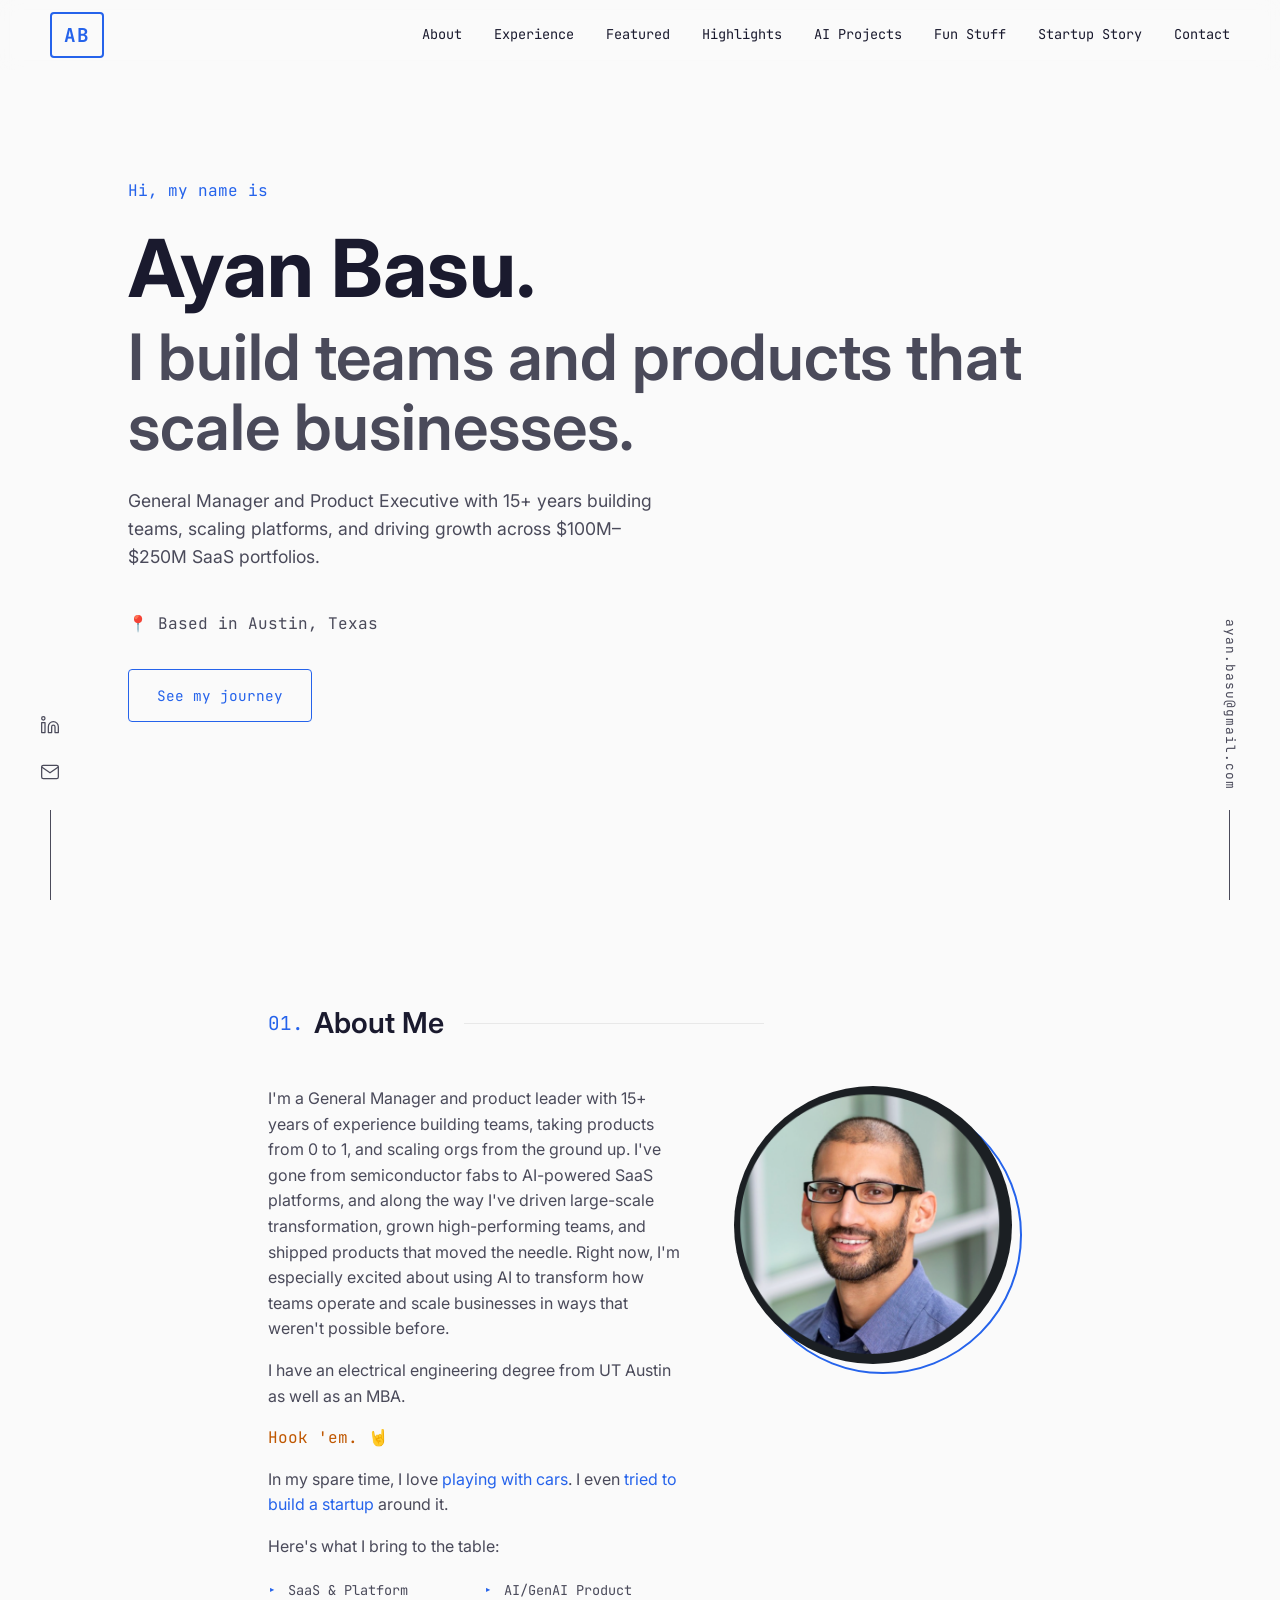
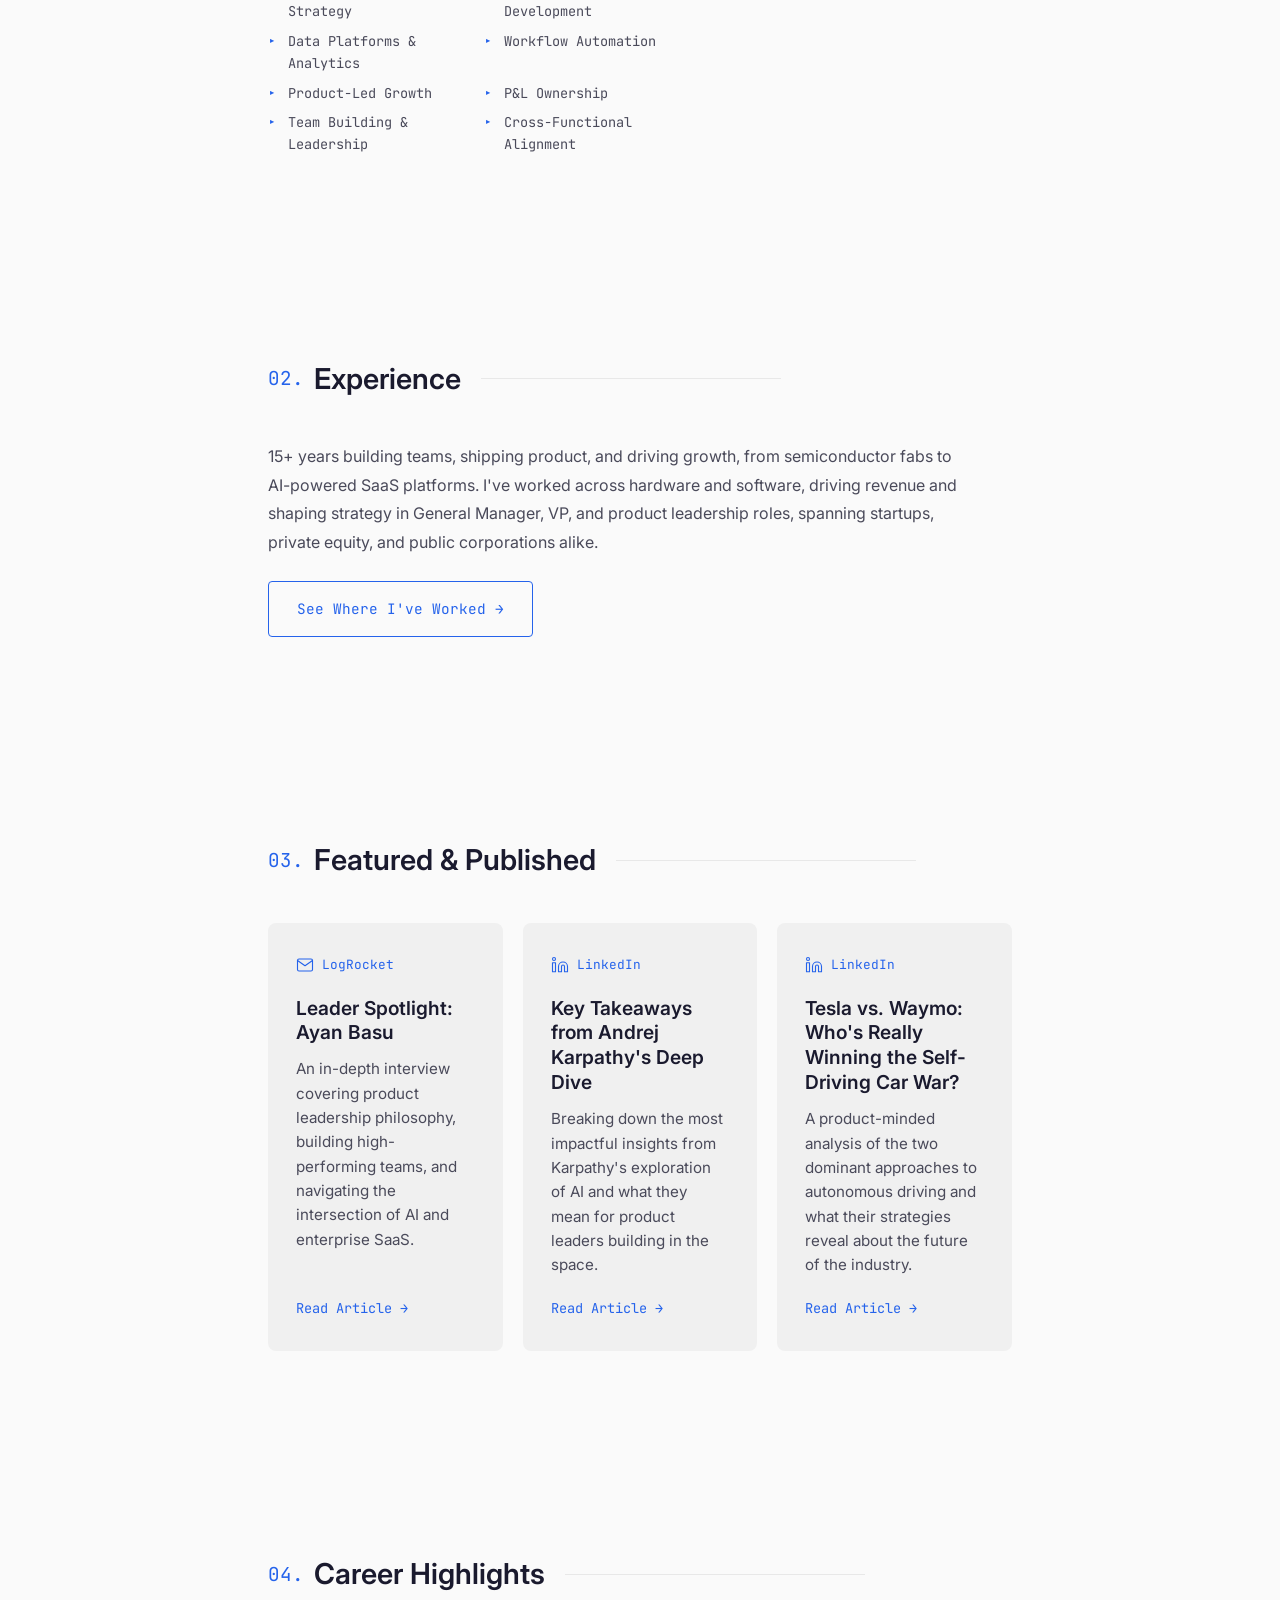
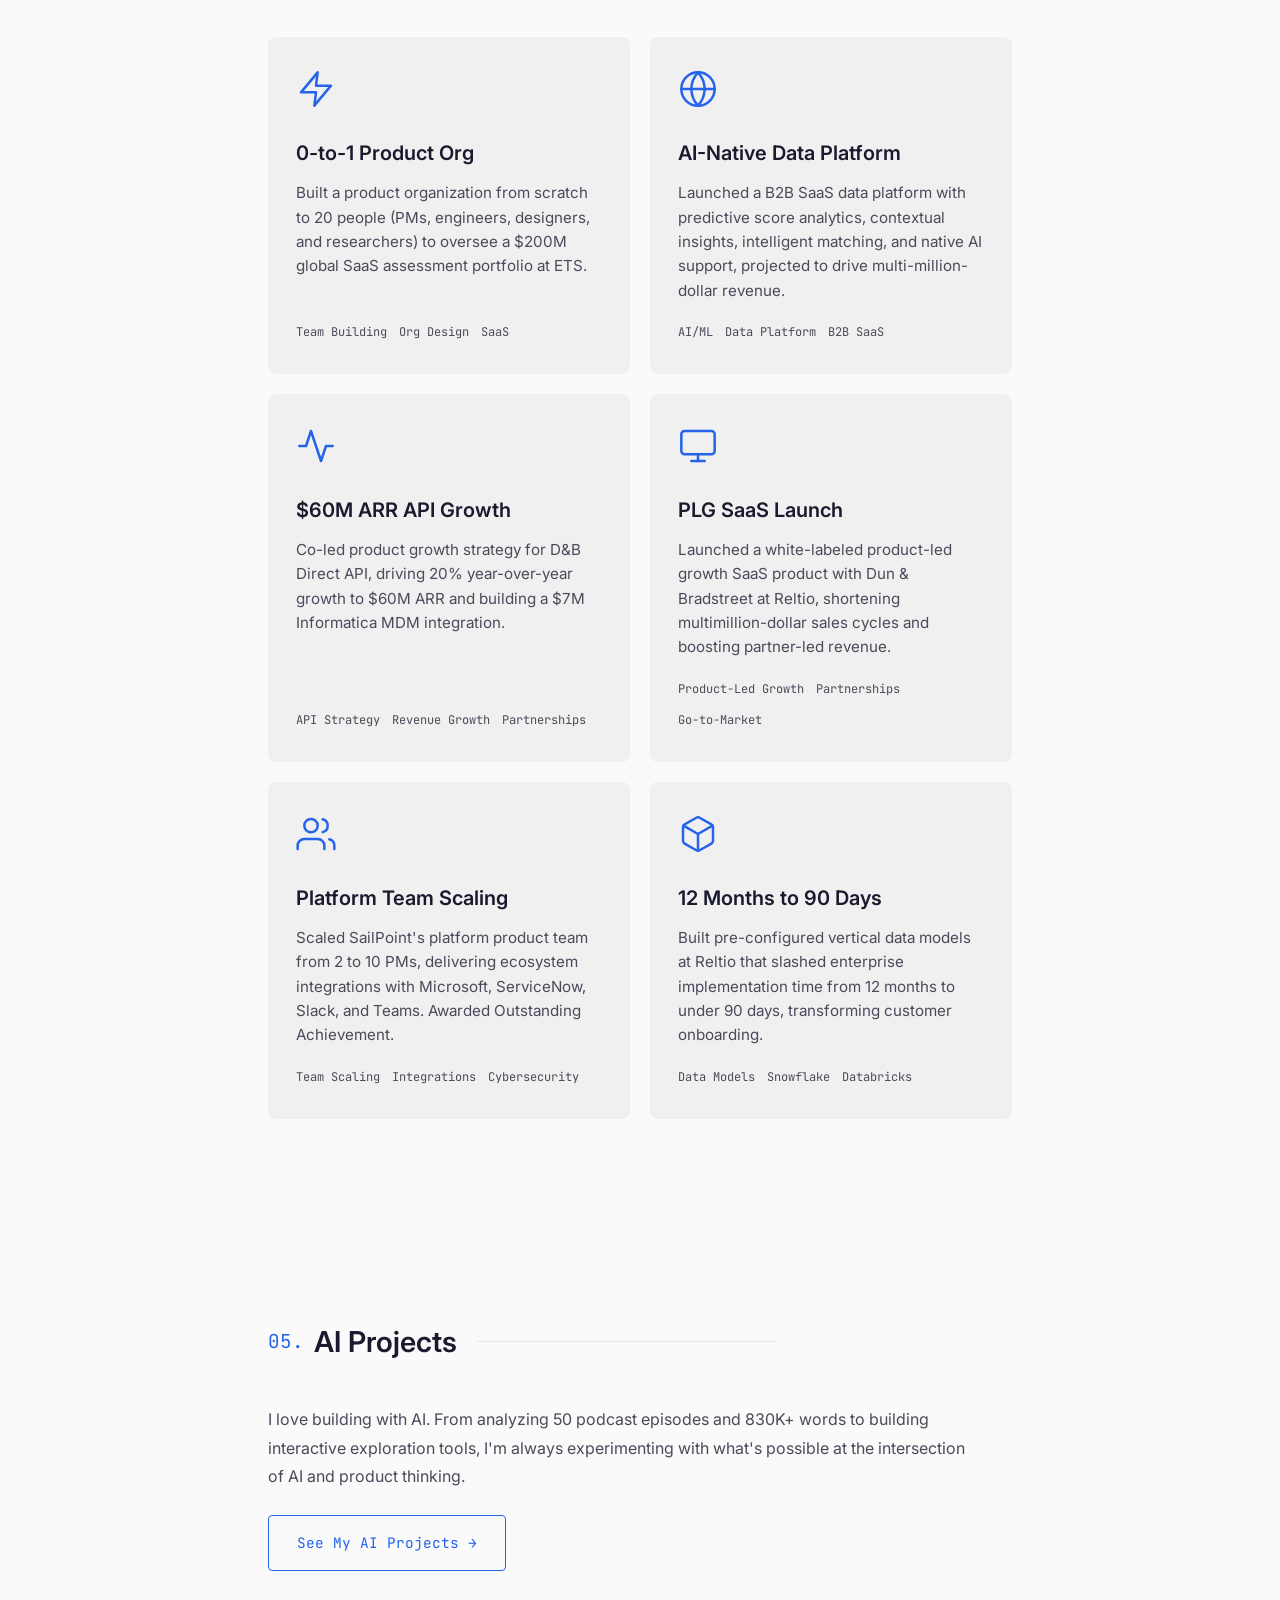
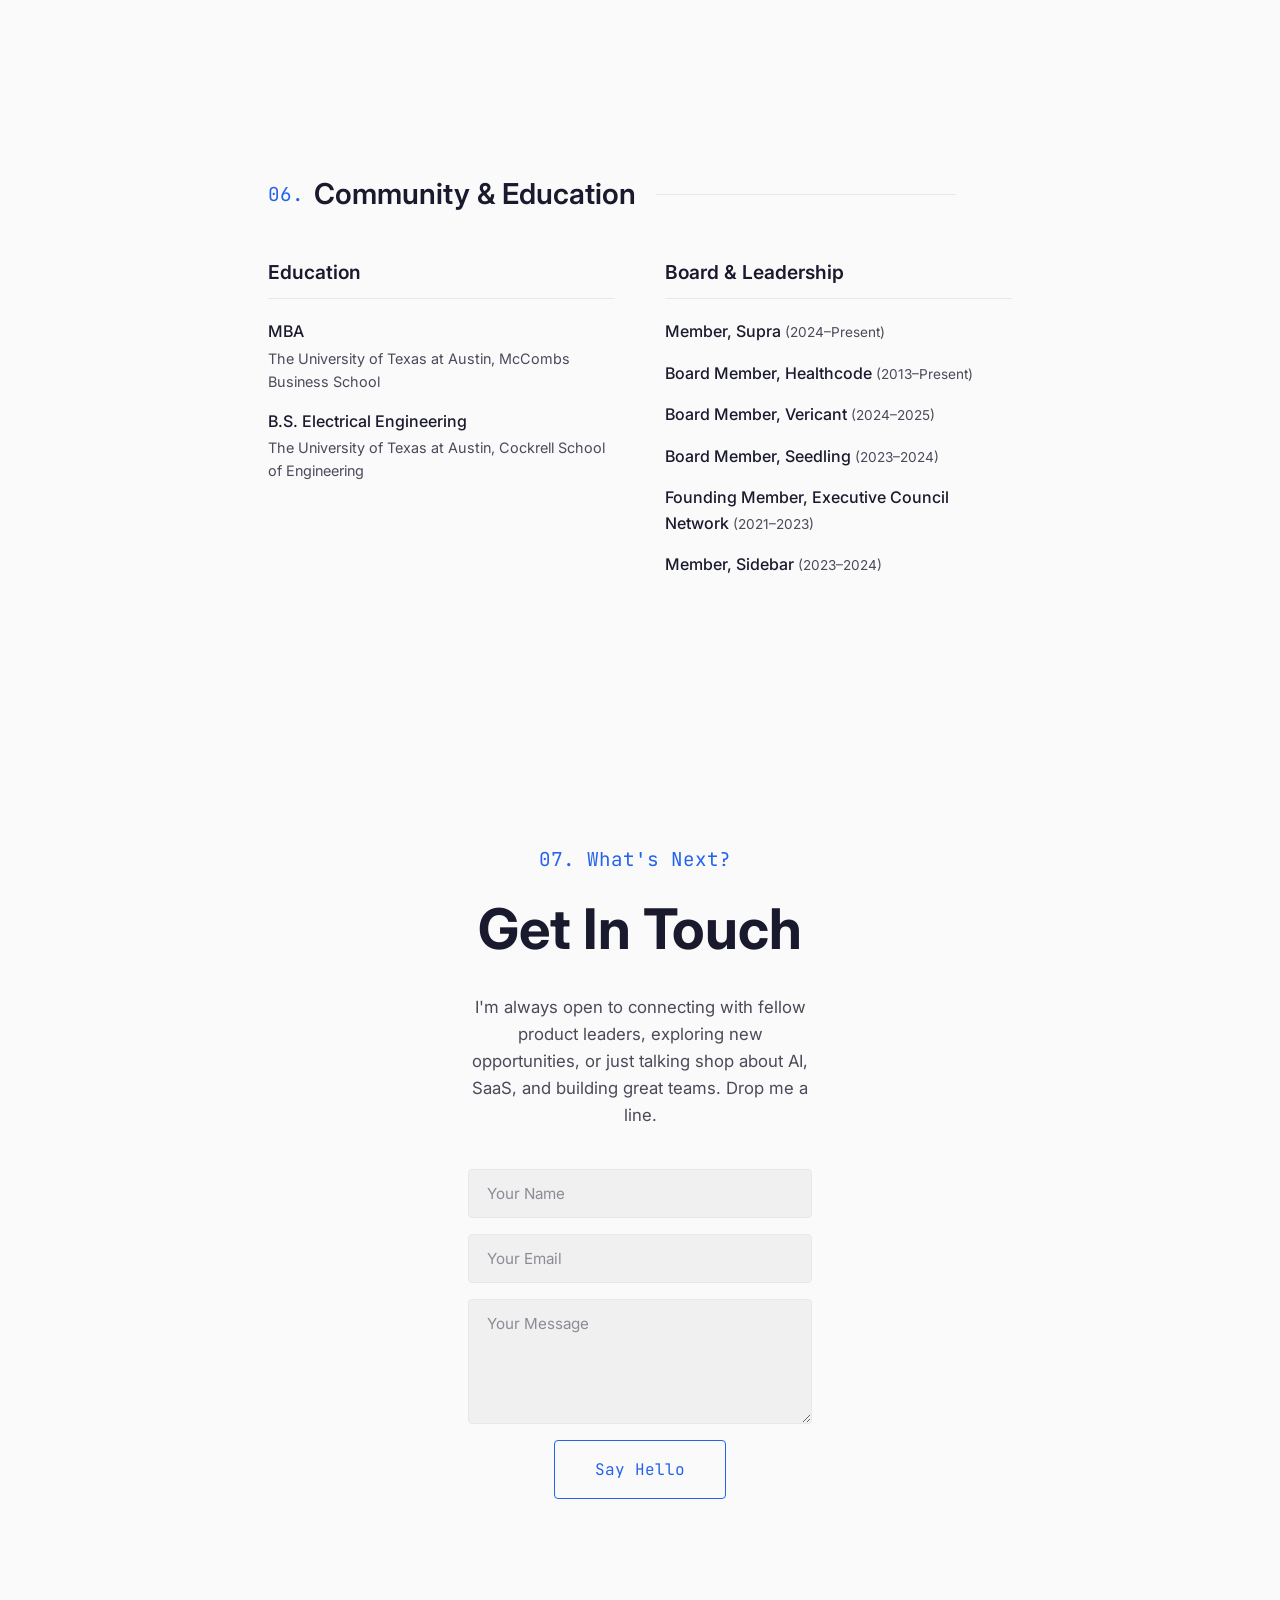
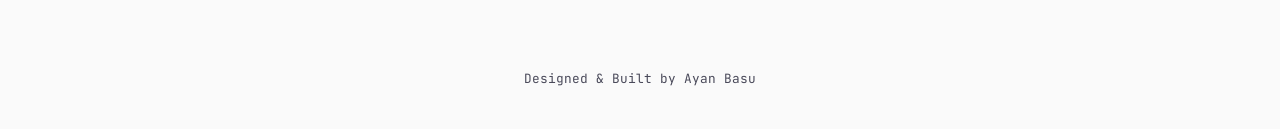
<file: index.html>
<!DOCTYPE html>
<html lang="en">
<head>
  <meta charset="UTF-8">
  <meta name="viewport" content="width=device-width, initial-scale=1.0">
  <title>Ayan Basu | General Manager & Product Exec</title>
  <link rel="preconnect" href="https://fonts.googleapis.com">
  <link rel="preconnect" href="https://fonts.gstatic.com" crossorigin>
  <link href="https://fonts.googleapis.com/css2?family=Inter:wght@300;400;500;600;700&family=JetBrains+Mono:wght@400;500&display=swap" rel="stylesheet">
  <link rel="stylesheet" href="styles.css">
</head>
<body>

  <!-- Navigation -->
  <nav class="nav" id="nav">
    <a href="#" class="nav-logo">AB</a>
    <div class="nav-links">
      <a href="#about">About</a>
      <a href="#experience-teaser">Experience</a>
      <a href="#featured">Featured</a>
      <a href="#highlights">Highlights</a>
      <a href="ai-projects.html">AI Projects</a>
      <a href="cars.html">Fun Stuff</a>
      <a href="startup.html">Startup Story</a>
      <a href="#contact">Contact</a>
    </div>
    <button class="nav-toggle" id="nav-toggle" aria-label="Toggle menu">
      <span></span>
      <span></span>
    </button>
  </nav>

  <!-- Mobile Menu -->
  <div class="mobile-menu" id="mobile-menu">
    <a href="#about">About</a>
    <a href="experience.html">Experience</a>
    <a href="#featured">Featured</a>
    <a href="#highlights">Highlights</a>
    <a href="ai-projects.html">AI Projects</a>
    <a href="cars.html">Fun Stuff</a>
    <a href="startup.html">Startup Story</a>
    <a href="#contact">Contact</a>
  </div>

  <!-- Hero -->
  <section class="hero">
    <div class="hero-content">
      <p class="hero-greeting">Hi, my name is</p>
      <h1 class="hero-name">Ayan Basu.</h1>
      <h2 class="hero-tagline">I build teams and products that scale businesses.</h2>
      <p class="hero-description">
        General Manager and Product Executive with 15+ years building teams, scaling platforms,
        and driving growth across $100M&ndash;$250M SaaS portfolios.
      </p>
      <p class="hero-location">📍 Based in Austin, Texas</p>
      <a href="experience.html" class="btn">See my journey</a>
    </div>
  </section>

  <!-- About -->
  <section class="section" id="about">
    <h2 class="section-heading"><span class="section-number">01.</span> About Me</h2>
    <div class="about-grid">
      <div class="about-text">
        <p>
          I'm a General Manager and product leader with 15+ years of experience building teams, taking products
          from 0 to 1, and scaling orgs from the ground up. I've gone from semiconductor fabs to AI-powered SaaS
          platforms, and along the way I've driven large-scale transformation, grown high-performing teams, and
          shipped products that moved the needle. Right now, I'm especially excited about using AI to transform
          how teams operate and scale businesses in ways that weren't possible before.
        </p>
        <p>
          I have an electrical engineering degree from UT Austin as well as an MBA.
        </p>
        <p class="hook-em">Hook 'em. 🤘</p>
        <p>In my spare time, I love <a href="cars.html">playing with cars</a>. I even <a href="startup.html">tried to build a startup</a> around it.</p>
        <p>Here's what I bring to the table:</p>
        <ul class="skills-list">
          <li>SaaS & Platform Strategy</li>
          <li>AI/GenAI Product Development</li>
          <li>Data Platforms & Analytics</li>
          <li>Workflow Automation</li>
          <li>Product-Led Growth</li>
          <li>P&L Ownership</li>
          <li>Team Building & Leadership</li>
          <li>Cross-Functional Alignment</li>
        </ul>
      </div>
      <div class="about-photo">
        <div class="photo-wrapper">
          <img src="profile-new.png" alt="Ayan Basu" class="photo-img">
        </div>
      </div>
    </div>
  </section>

  <!-- Experience Teaser -->
  <section class="section" id="experience-teaser">
    <h2 class="section-heading"><span class="section-number">02.</span> Experience</h2>
    <div class="ai-teaser">
      <p>
        15+ years building teams, shipping product, and driving growth, from semiconductor fabs to AI-powered
        SaaS platforms. I've worked across hardware and software, driving revenue and shaping strategy in
        General Manager, VP, and product leadership roles, spanning startups, private equity, and public
        corporations alike.
      </p>
      <a href="experience.html" class="btn" style="margin-top: 1.5rem;">See Where I've Worked &rarr;</a>
    </div>
  </section>

  <!-- Featured & Published -->
  <section class="section" id="featured">
    <h2 class="section-heading"><span class="section-number">03.</span> Featured & Published</h2>
    <div class="featured-grid">

      <a href="https://stories.logrocket.com/p/leader-spotlight-ayan-basu" class="featured-card" target="_blank" rel="noopener noreferrer">
        <div class="featured-source">
          <svg xmlns="http://www.w3.org/2000/svg" width="18" height="18" viewBox="0 0 24 24" fill="none" stroke="currentColor" stroke-width="1.5" stroke-linecap="round" stroke-linejoin="round"><path d="M4 4h16c1.1 0 2 .9 2 2v12c0 1.1-.9 2-2 2H4c-1.1 0-2-.9-2-2V6c0-1.1.9-2 2-2z"></path><polyline points="22,6 12,13 2,6"></polyline></svg>
          <span>LogRocket</span>
        </div>
        <h3 class="featured-title">Leader Spotlight: Ayan Basu</h3>
        <p class="featured-description">
          An in-depth interview covering product leadership philosophy, building high-performing teams, and navigating the intersection of AI and enterprise SaaS.
        </p>
        <span class="featured-link">Read Article <span>&rarr;</span></span>
      </a>

      <a href="https://www.linkedin.com/pulse/key-takeaways-insights-from-andrej-karpathys-deep-dive-ayan-basu-adkgc/" class="featured-card" target="_blank" rel="noopener noreferrer">
        <div class="featured-source">
          <svg xmlns="http://www.w3.org/2000/svg" width="18" height="18" viewBox="0 0 24 24" fill="none" stroke="currentColor" stroke-width="1.5" stroke-linecap="round" stroke-linejoin="round"><path d="M16 8a6 6 0 0 1 6 6v7h-4v-7a2 2 0 0 0-2-2 2 2 0 0 0-2 2v7h-4v-7a6 6 0 0 1 6-6z"></path><rect x="2" y="9" width="4" height="12"></rect><circle cx="4" cy="4" r="2"></circle></svg>
          <span>LinkedIn</span>
        </div>
        <h3 class="featured-title">Key Takeaways from Andrej Karpathy's Deep Dive</h3>
        <p class="featured-description">
          Breaking down the most impactful insights from Karpathy's exploration of AI and what they mean for product leaders building in the space.
        </p>
        <span class="featured-link">Read Article <span>&rarr;</span></span>
      </a>

      <a href="https://www.linkedin.com/pulse/tesla-vs-waymo-whos-really-winning-self-driving-car-war-ayan-basu-uwnec/" class="featured-card" target="_blank" rel="noopener noreferrer">
        <div class="featured-source">
          <svg xmlns="http://www.w3.org/2000/svg" width="18" height="18" viewBox="0 0 24 24" fill="none" stroke="currentColor" stroke-width="1.5" stroke-linecap="round" stroke-linejoin="round"><path d="M16 8a6 6 0 0 1 6 6v7h-4v-7a2 2 0 0 0-2-2 2 2 0 0 0-2 2v7h-4v-7a6 6 0 0 1 6-6z"></path><rect x="2" y="9" width="4" height="12"></rect><circle cx="4" cy="4" r="2"></circle></svg>
          <span>LinkedIn</span>
        </div>
        <h3 class="featured-title">Tesla vs. Waymo: Who's Really Winning the Self-Driving Car War?</h3>
        <p class="featured-description">
          A product-minded analysis of the two dominant approaches to autonomous driving and what their strategies reveal about the future of the industry.
        </p>
        <span class="featured-link">Read Article <span>&rarr;</span></span>
      </a>

    </div>
  </section>

  <!-- Highlights -->
  <section class="section" id="highlights">
    <h2 class="section-heading"><span class="section-number">04.</span> Career Highlights</h2>
    <div class="projects-grid">

      <div class="project-card">
        <div class="project-top">
          <svg class="project-icon" xmlns="http://www.w3.org/2000/svg" viewBox="0 0 24 24" fill="none" stroke="currentColor" stroke-width="1.5" stroke-linecap="round" stroke-linejoin="round"><path d="M13 2L3 14h9l-1 8 10-12h-9l1-8z"></path></svg>
        </div>
        <h3 class="project-title">0-to-1 Product Org</h3>
        <p class="project-description">
          Built a product organization from scratch to 20 people (PMs, engineers, designers, and researchers)
          to oversee a $200M global SaaS assessment portfolio at ETS.
        </p>
        <ul class="project-tech">
          <li>Team Building</li>
          <li>Org Design</li>
          <li>SaaS</li>
        </ul>
      </div>

      <div class="project-card">
        <div class="project-top">
          <svg class="project-icon" xmlns="http://www.w3.org/2000/svg" viewBox="0 0 24 24" fill="none" stroke="currentColor" stroke-width="1.5" stroke-linecap="round" stroke-linejoin="round"><circle cx="12" cy="12" r="10"></circle><line x1="2" y1="12" x2="22" y2="12"></line><path d="M12 2a15.3 15.3 0 0 1 4 10 15.3 15.3 0 0 1-4 10 15.3 15.3 0 0 1-4-10 15.3 15.3 0 0 1 4-10z"></path></svg>
        </div>
        <h3 class="project-title">AI-Native Data Platform</h3>
        <p class="project-description">
          Launched a B2B SaaS data platform with predictive score analytics, contextual insights,
          intelligent matching, and native AI support, projected to drive multi-million-dollar revenue.
        </p>
        <ul class="project-tech">
          <li>AI/ML</li>
          <li>Data Platform</li>
          <li>B2B SaaS</li>
        </ul>
      </div>

      <div class="project-card">
        <div class="project-top">
          <svg class="project-icon" xmlns="http://www.w3.org/2000/svg" viewBox="0 0 24 24" fill="none" stroke="currentColor" stroke-width="1.5" stroke-linecap="round" stroke-linejoin="round"><polyline points="22 12 18 12 15 21 9 3 6 12 2 12"></polyline></svg>
        </div>
        <h3 class="project-title">$60M ARR API Growth</h3>
        <p class="project-description">
          Co-led product growth strategy for D&B Direct API, driving 20% year-over-year growth to $60M ARR
          and building a $7M Informatica MDM integration.
        </p>
        <ul class="project-tech">
          <li>API Strategy</li>
          <li>Revenue Growth</li>
          <li>Partnerships</li>
        </ul>
      </div>

      <div class="project-card">
        <div class="project-top">
          <svg class="project-icon" xmlns="http://www.w3.org/2000/svg" viewBox="0 0 24 24" fill="none" stroke="currentColor" stroke-width="1.5" stroke-linecap="round" stroke-linejoin="round"><rect x="2" y="3" width="20" height="14" rx="2" ry="2"></rect><line x1="8" y1="21" x2="16" y2="21"></line><line x1="12" y1="17" x2="12" y2="21"></line></svg>
        </div>
        <h3 class="project-title">PLG SaaS Launch</h3>
        <p class="project-description">
          Launched a white-labeled product-led growth SaaS product with Dun & Bradstreet at Reltio,
          shortening multimillion-dollar sales cycles and boosting partner-led revenue.
        </p>
        <ul class="project-tech">
          <li>Product-Led Growth</li>
          <li>Partnerships</li>
          <li>Go-to-Market</li>
        </ul>
      </div>

      <div class="project-card">
        <div class="project-top">
          <svg class="project-icon" xmlns="http://www.w3.org/2000/svg" viewBox="0 0 24 24" fill="none" stroke="currentColor" stroke-width="1.5" stroke-linecap="round" stroke-linejoin="round"><path d="M17 21v-2a4 4 0 0 0-4-4H5a4 4 0 0 0-4 4v2"></path><circle cx="9" cy="7" r="4"></circle><path d="M23 21v-2a4 4 0 0 0-3-3.87"></path><path d="M16 3.13a4 4 0 0 1 0 7.75"></path></svg>
        </div>
        <h3 class="project-title">Platform Team Scaling</h3>
        <p class="project-description">
          Scaled SailPoint's platform product team from 2 to 10 PMs, delivering ecosystem integrations
          with Microsoft, ServiceNow, Slack, and Teams. Awarded Outstanding Achievement.
        </p>
        <ul class="project-tech">
          <li>Team Scaling</li>
          <li>Integrations</li>
          <li>Cybersecurity</li>
        </ul>
      </div>

      <div class="project-card">
        <div class="project-top">
          <svg class="project-icon" xmlns="http://www.w3.org/2000/svg" viewBox="0 0 24 24" fill="none" stroke="currentColor" stroke-width="1.5" stroke-linecap="round" stroke-linejoin="round"><path d="M21 16V8a2 2 0 0 0-1-1.73l-7-4a2 2 0 0 0-2 0l-7 4A2 2 0 0 0 3 8v8a2 2 0 0 0 1 1.73l7 4a2 2 0 0 0 2 0l7-4A2 2 0 0 0 21 16z"></path><polyline points="3.27 6.96 12 12.01 20.73 6.96"></polyline><line x1="12" y1="22.08" x2="12" y2="12"></line></svg>
        </div>
        <h3 class="project-title">12 Months to 90 Days</h3>
        <p class="project-description">
          Built pre-configured vertical data models at Reltio that slashed enterprise implementation time
          from 12 months to under 90 days, transforming customer onboarding.
        </p>
        <ul class="project-tech">
          <li>Data Models</li>
          <li>Snowflake</li>
          <li>Databricks</li>
        </ul>
      </div>

    </div>
  </section>

  <!-- AI Projects Teaser -->
  <section class="section" id="ai-projects">
    <h2 class="section-heading"><span class="section-number">05.</span> AI Projects</h2>
    <div class="ai-teaser">
      <p>
        I love building with AI. From analyzing 50 podcast episodes and 830K+ words to building interactive
        exploration tools, I'm always experimenting with what's possible at the intersection of AI and product thinking.
      </p>
      <a href="ai-projects.html" class="btn" style="margin-top: 1.5rem;">See My AI Projects &rarr;</a>
    </div>
  </section>

  <!-- Community -->
  <section class="section" id="community">
    <h2 class="section-heading"><span class="section-number">06.</span> Community & Education</h2>
    <div class="community-grid">
      <div class="community-col">
        <h3 class="community-subheading">Education</h3>
        <div class="community-item">
          <h4>MBA</h4>
          <p>The University of Texas at Austin, McCombs Business School</p>
        </div>
        <div class="community-item">
          <h4>B.S. Electrical Engineering</h4>
          <p>The University of Texas at Austin, Cockrell School of Engineering</p>
        </div>
      </div>
      <div class="community-col">
        <h3 class="community-subheading">Board & Leadership</h3>
        <div class="community-item">
          <h4>Member, Supra <span class="dim">(2024&ndash;Present)</span></h4>
        </div>
        <div class="community-item">
          <h4>Board Member, Healthcode <span class="dim">(2013&ndash;Present)</span></h4>
        </div>
        <div class="community-item">
          <h4>Board Member, Vericant <span class="dim">(2024&ndash;2025)</span></h4>
        </div>
        <div class="community-item">
          <h4>Board Member, Seedling <span class="dim">(2023&ndash;2024)</span></h4>
        </div>
        <div class="community-item">
          <h4>Founding Member, Executive Council Network <span class="dim">(2021&ndash;2023)</span></h4>
        </div>
        <div class="community-item">
          <h4>Member, Sidebar <span class="dim">(2023&ndash;2024)</span></h4>
        </div>
      </div>
    </div>
  </section>

  <!-- Contact -->
  <section class="section section-contact" id="contact">
    <p class="section-number">07. What's Next?</p>
    <h2 class="contact-heading">Get In Touch</h2>
    <p class="contact-text">
      I'm always open to connecting with fellow product leaders, exploring new opportunities,
      or just talking shop about AI, SaaS, and building great teams. Drop me a line.
    </p>
    <form action="https://formsubmit.co/ayan.basu@gmail.com" method="POST" class="contact-form">
      <input type="hidden" name="_subject" value="New message from ayanbasu.com">
      <input type="hidden" name="_captcha" value="false">
      <input type="hidden" name="_next" value="https://ayanbasu.com#contact">
      <input type="text" name="name" placeholder="Your Name" required>
      <input type="email" name="email" placeholder="Your Email" required>
      <textarea name="message" placeholder="Your Message" rows="5" required></textarea>
      <button type="submit" class="btn btn-large">Say Hello</button>
    </form>
  </section>

  <!-- Footer -->
  <footer class="footer">
    <div class="footer-socials">
      <a href="https://linkedin.com/in/ayanbasu" aria-label="LinkedIn" target="_blank" rel="noopener noreferrer">
        <svg xmlns="http://www.w3.org/2000/svg" width="20" height="20" viewBox="0 0 24 24" fill="none" stroke="currentColor" stroke-width="1.5" stroke-linecap="round" stroke-linejoin="round"><path d="M16 8a6 6 0 0 1 6 6v7h-4v-7a2 2 0 0 0-2-2 2 2 0 0 0-2 2v7h-4v-7a6 6 0 0 1 6-6z"></path><rect x="2" y="9" width="4" height="12"></rect><circle cx="4" cy="4" r="2"></circle></svg>
      </a>
      <a href="mailto:ayan.basu@gmail.com" aria-label="Email">
        <svg xmlns="http://www.w3.org/2000/svg" width="20" height="20" viewBox="0 0 24 24" fill="none" stroke="currentColor" stroke-width="1.5" stroke-linecap="round" stroke-linejoin="round"><path d="M4 4h16c1.1 0 2 .9 2 2v12c0 1.1-.9 2-2 2H4c-1.1 0-2-.9-2-2V6c0-1.1.9-2 2-2z"></path><polyline points="22,6 12,13 2,6"></polyline></svg>
      </a>
    </div>
    <p class="footer-credit">Designed & Built by Ayan Basu</p>
  </footer>

  <!-- Side Elements -->
  <div class="side-email">
    <a href="mailto:ayan.basu@gmail.com">ayan.basu@gmail.com</a>
  </div>

  <div class="side-social">
    <a href="https://linkedin.com/in/ayanbasu" aria-label="LinkedIn" target="_blank" rel="noopener noreferrer">
      <svg xmlns="http://www.w3.org/2000/svg" width="20" height="20" viewBox="0 0 24 24" fill="none" stroke="currentColor" stroke-width="1.5" stroke-linecap="round" stroke-linejoin="round"><path d="M16 8a6 6 0 0 1 6 6v7h-4v-7a2 2 0 0 0-2-2 2 2 0 0 0-2 2v7h-4v-7a6 6 0 0 1 6-6z"></path><rect x="2" y="9" width="4" height="12"></rect><circle cx="4" cy="4" r="2"></circle></svg>
    </a>
    <a href="mailto:ayan.basu@gmail.com" aria-label="Email">
      <svg xmlns="http://www.w3.org/2000/svg" width="20" height="20" viewBox="0 0 24 24" fill="none" stroke="currentColor" stroke-width="1.5" stroke-linecap="round" stroke-linejoin="round"><path d="M4 4h16c1.1 0 2 .9 2 2v12c0 1.1-.9 2-2 2H4c-1.1 0-2-.9-2-2V6c0-1.1.9-2 2-2z"></path><polyline points="22,6 12,13 2,6"></polyline></svg>
    </a>
  </div>

  <script src="script.js"></script>
</body>
</html>
</file>
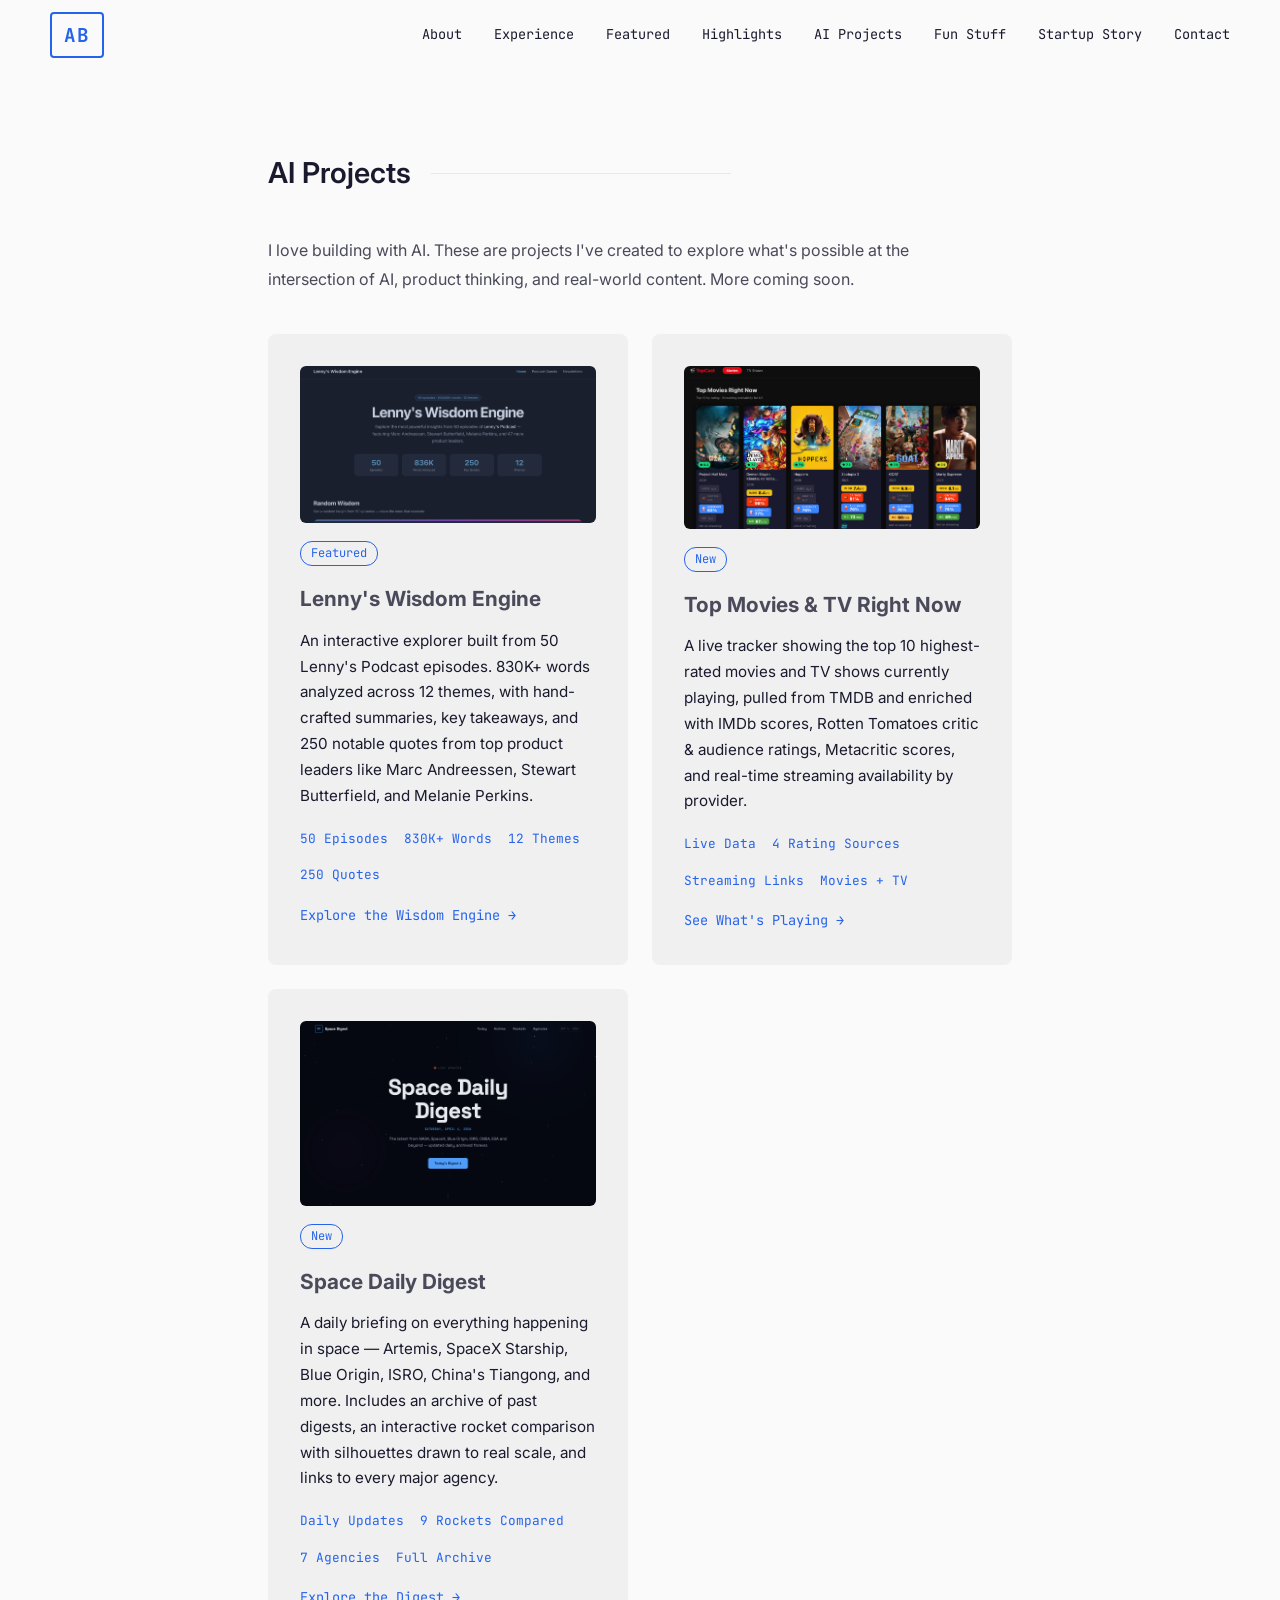
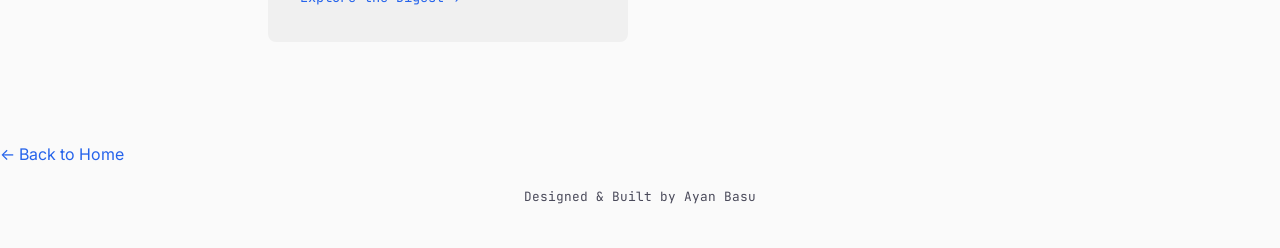
<file: ai-projects.html>
<!DOCTYPE html>
<html lang="en">
<head>
  <meta charset="UTF-8">
  <meta name="viewport" content="width=device-width, initial-scale=1.0">
  <title>AI Projects | Ayan Basu</title>
  <link rel="preconnect" href="https://fonts.googleapis.com">
  <link rel="preconnect" href="https://fonts.gstatic.com" crossorigin>
  <link href="https://fonts.googleapis.com/css2?family=Inter:wght@300;400;500;600;700&family=JetBrains+Mono:wght@400;500&display=swap" rel="stylesheet">
  <link rel="stylesheet" href="styles.css">
</head>
<body>

  <!-- Navigation -->
  <nav class="nav" id="nav">
    <a href="index.html" class="nav-logo">AB</a>
    <div class="nav-links">
      <a href="index.html#about">About</a>
      <a href="experience.html">Experience</a>
      <a href="index.html#featured">Featured</a>
      <a href="index.html#highlights">Highlights</a>
      <a href="ai-projects.html">AI Projects</a>
      <a href="cars.html">Fun Stuff</a>
      <a href="startup.html">Startup Story</a>
      <a href="index.html#contact">Contact</a>
    </div>
    <button class="nav-toggle" id="nav-toggle" aria-label="Toggle menu">
      <span></span>
      <span></span>
    </button>
  </nav>

  <!-- Mobile Menu -->
  <div class="mobile-menu" id="mobile-menu">
    <a href="index.html#about">About</a>
    <a href="experience.html">Experience</a>
    <a href="index.html#featured">Featured</a>
    <a href="index.html#highlights">Highlights</a>
    <a href="ai-projects.html">AI Projects</a>
    <a href="cars.html">Fun Stuff</a>
    <a href="startup.html">Startup Story</a>
    <a href="index.html#contact">Contact</a>
  </div>

  <section class="section" style="padding-top: calc(var(--nav-height) + 80px);">
    <h2 class="section-heading">AI Projects</h2>
    <div class="ai-projects-intro">
      <p>
        I love building with AI. These are projects I've created to explore what's possible
        at the intersection of AI, product thinking, and real-world content.
        More coming soon.
      </p>
    </div>

    <div class="ai-projects-grid">

      <a href="https://lennys-wisdom.vercel.app" class="ai-project-card" target="_blank" rel="noopener noreferrer">
        <div class="ai-project-preview">
          <img src="images/lennys-wisdom.png" alt="Lenny's Wisdom Engine preview">
        </div>
        <div class="ai-project-badge">Featured</div>
        <h3 class="ai-project-title">Lenny's Wisdom Engine</h3>
        <p class="ai-project-desc">
          An interactive explorer built from 50 Lenny's Podcast episodes. 830K+ words analyzed
          across 12 themes, with hand-crafted summaries, key takeaways, and 250 notable quotes
          from top product leaders like Marc Andreessen, Stewart Butterfield, and Melanie Perkins.
        </p>
        <div class="ai-project-stats">
          <span>50 Episodes</span>
          <span>830K+ Words</span>
          <span>12 Themes</span>
          <span>250 Quotes</span>
        </div>
        <span class="featured-link">Explore the Wisdom Engine <span>&rarr;</span></span>
      </a>

      <a href="https://topmovtv.vercel.app" class="ai-project-card" target="_blank" rel="noopener noreferrer">
        <div class="ai-project-preview">
          <img src="images/toptvmov.png" alt="Top Movies & TV Right Now preview">
        </div>
        <div class="ai-project-badge">New</div>
        <h3 class="ai-project-title">Top Movies & TV Right Now</h3>
        <p class="ai-project-desc">
          A live tracker showing the top 10 highest-rated movies and TV shows currently playing,
          pulled from TMDB and enriched with IMDb scores, Rotten Tomatoes critic & audience ratings,
          Metacritic scores, and real-time streaming availability by provider.
        </p>
        <div class="ai-project-stats">
          <span>Live Data</span>
          <span>4 Rating Sources</span>
          <span>Streaming Links</span>
          <span>Movies + TV</span>
        </div>
        <span class="featured-link">See What's Playing <span>&rarr;</span></span>
      </a>

      <a href="https://ayanbasu.com/space-daily-digest/" class="ai-project-card" target="_blank" rel="noopener noreferrer">
        <div class="ai-project-preview">
          <img src="images/space-digest.png" alt="Space Daily Digest preview">
        </div>
        <div class="ai-project-badge">New</div>
        <h3 class="ai-project-title">Space Daily Digest</h3>
        <p class="ai-project-desc">
          A daily briefing on everything happening in space — Artemis, SpaceX Starship, Blue Origin,
          ISRO, China's Tiangong, and more. Includes an archive of past digests, an interactive
          rocket comparison with silhouettes drawn to real scale, and links to every major agency.
        </p>
        <div class="ai-project-stats">
          <span>Daily Updates</span>
          <span>9 Rockets Compared</span>
          <span>7 Agencies</span>
          <span>Full Archive</span>
        </div>
        <span class="featured-link">Explore the Digest <span>&rarr;</span></span>
      </a>

    </div>
  </section>

  <div class="back-link-container">
    <a href="index.html" class="back-link">&larr; Back to Home</a>
  </div>

  <!-- Footer -->
  <footer class="footer">
    <div class="footer-socials">
      <a href="https://linkedin.com/in/ayanbasu" aria-label="LinkedIn" target="_blank" rel="noopener noreferrer">
        <svg xmlns="http://www.w3.org/2000/svg" width="20" height="20" viewBox="0 0 24 24" fill="none" stroke="currentColor" stroke-width="1.5" stroke-linecap="round" stroke-linejoin="round"><path d="M16 8a6 6 0 0 1 6 6v7h-4v-7a2 2 0 0 0-2-2 2 2 0 0 0-2 2v7h-4v-7a6 6 0 0 1 6-6z"></path><rect x="2" y="9" width="4" height="12"></rect><circle cx="4" cy="4" r="2"></circle></svg>
      </a>
      <a href="mailto:ayan.basu@gmail.com" aria-label="Email">
        <svg xmlns="http://www.w3.org/2000/svg" width="20" height="20" viewBox="0 0 24 24" fill="none" stroke="currentColor" stroke-width="1.5" stroke-linecap="round" stroke-linejoin="round"><path d="M4 4h16c1.1 0 2 .9 2 2v12c0 1.1-.9 2-2 2H4c-1.1 0-2-.9-2-2V6c0-1.1.9-2 2-2z"></path><polyline points="22,6 12,13 2,6"></polyline></svg>
      </a>
    </div>
    <p class="footer-credit">Designed & Built by Ayan Basu</p>
  </footer>

  <script src="script.js"></script>
</body>
</html>
</file>
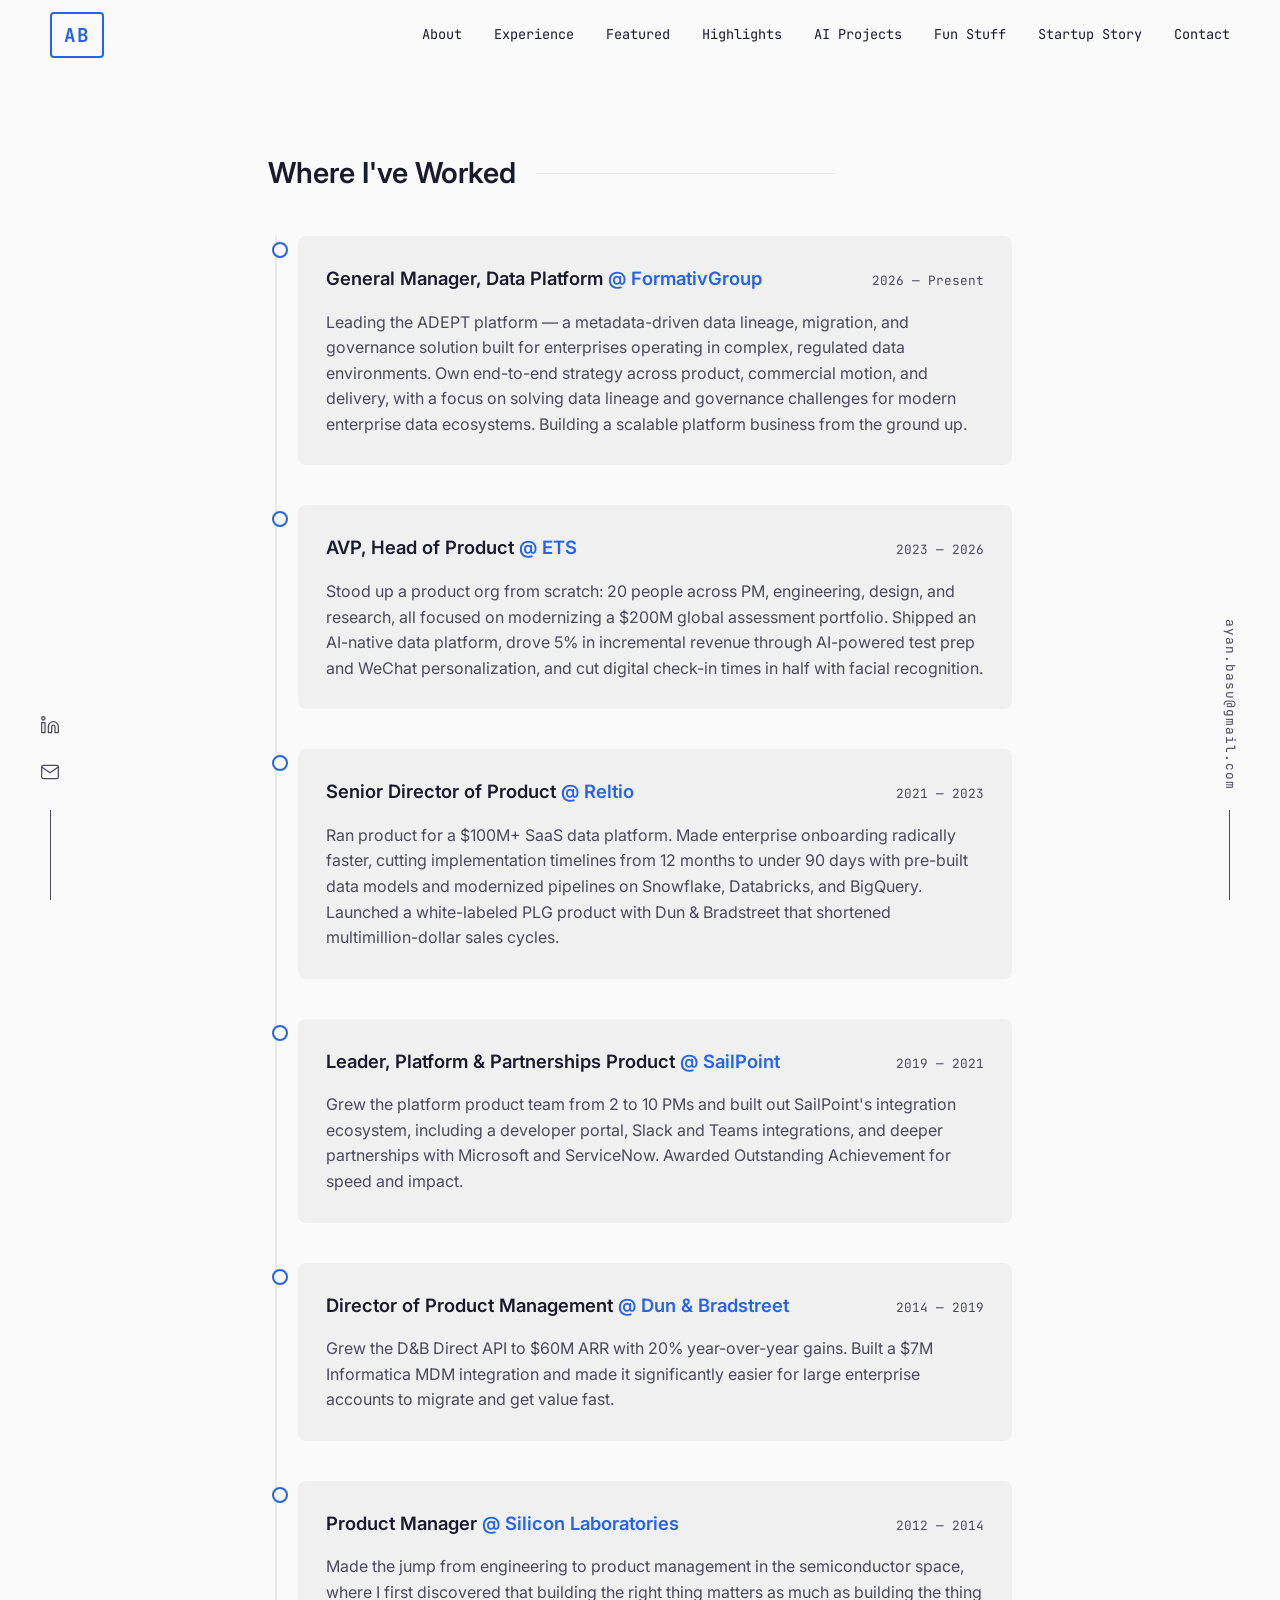
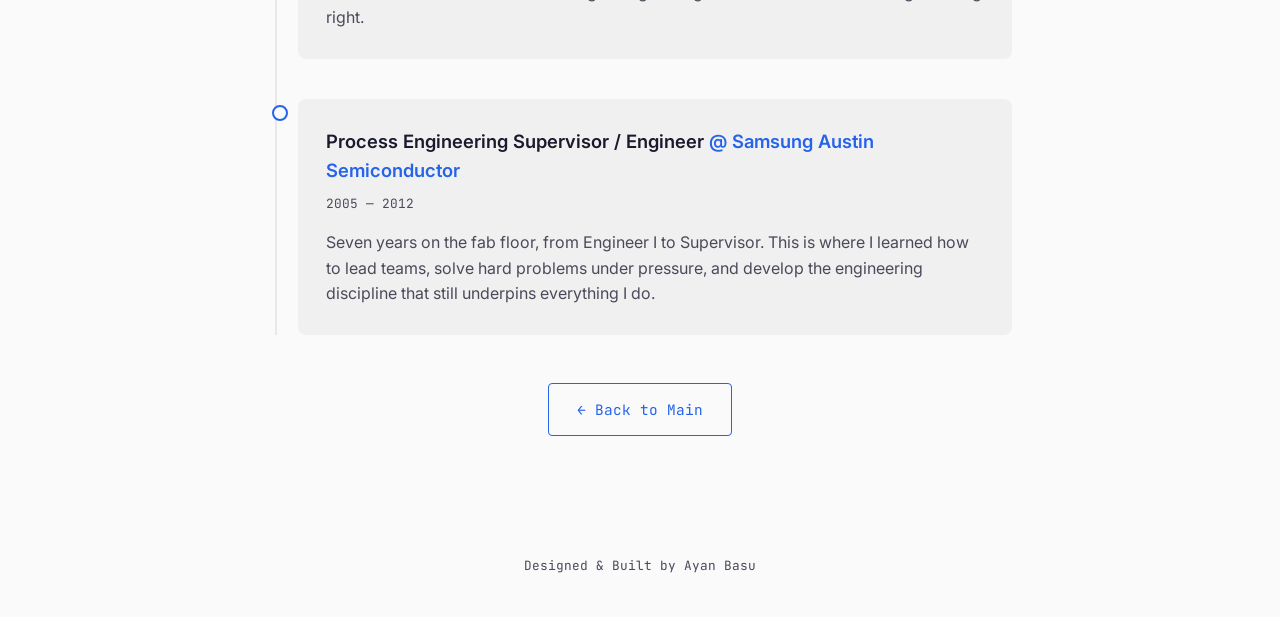
<file: experience.html>
<!DOCTYPE html>
<html lang="en">
<head>
  <meta charset="UTF-8">
  <meta name="viewport" content="width=device-width, initial-scale=1.0">
  <title>Experience | Ayan Basu</title>
  <link rel="preconnect" href="https://fonts.googleapis.com">
  <link rel="preconnect" href="https://fonts.gstatic.com" crossorigin>
  <link href="https://fonts.googleapis.com/css2?family=Inter:wght@300;400;500;600;700&family=JetBrains+Mono:wght@400;500&display=swap" rel="stylesheet">
  <link rel="stylesheet" href="styles.css">
</head>
<body>

  <!-- Navigation -->
  <nav class="nav" id="nav">
    <a href="index.html" class="nav-logo">AB</a>
    <div class="nav-links">
      <a href="index.html#about">About</a>
      <a href="experience.html">Experience</a>
      <a href="index.html#featured">Featured</a>
      <a href="index.html#highlights">Highlights</a>
      <a href="ai-projects.html">AI Projects</a>
      <a href="cars.html">Fun Stuff</a>
      <a href="startup.html">Startup Story</a>
      <a href="index.html#contact">Contact</a>
    </div>
    <button class="nav-toggle" id="nav-toggle" aria-label="Toggle menu">
      <span></span>
      <span></span>
    </button>
  </nav>

  <!-- Mobile Menu -->
  <div class="mobile-menu" id="mobile-menu">
    <a href="index.html#about">About</a>
    <a href="experience.html">Experience</a>
    <a href="index.html#featured">Featured</a>
    <a href="index.html#highlights">Highlights</a>
    <a href="ai-projects.html">AI Projects</a>
    <a href="cars.html">Fun Stuff</a>
    <a href="startup.html">Startup Story</a>
    <a href="index.html#contact">Contact</a>
  </div>

  <!-- Experience -->
  <section class="section" id="experience" style="padding-top: calc(var(--nav-height) + 80px);">
    <h2 class="section-heading">Where I've Worked</h2>
    <div class="timeline">

      <div class="timeline-item">
        <div class="timeline-marker"></div>
        <div class="timeline-content">
          <div class="timeline-header">
            <h3>General Manager, Data Platform <span class="accent">@ FormativGroup</span></h3>
            <p class="timeline-date">2026 — Present</p>
          </div>
          <p>Leading the ADEPT platform — a metadata-driven data lineage, migration, and governance solution built for enterprises operating in complex, regulated data environments. Own end-to-end strategy across product, commercial motion, and delivery, with a focus on solving data lineage and governance challenges for modern enterprise data ecosystems. Building a scalable platform business from the ground up.</p>
        </div>
      </div>

      <div class="timeline-item">
        <div class="timeline-marker"></div>
        <div class="timeline-content">
          <div class="timeline-header">
            <h3>AVP, Head of Product <span class="accent">@ ETS</span></h3>
            <p class="timeline-date">2023 — 2026</p>
          </div>
          <p>Stood up a product org from scratch: 20 people across PM, engineering, design, and research, all focused on modernizing a $200M global assessment portfolio. Shipped an AI-native data platform, drove 5% in incremental revenue through AI-powered test prep and WeChat personalization, and cut digital check-in times in half with facial recognition.</p>
        </div>
      </div>

      <div class="timeline-item">
        <div class="timeline-marker"></div>
        <div class="timeline-content">
          <div class="timeline-header">
            <h3>Senior Director of Product <span class="accent">@ Reltio</span></h3>
            <p class="timeline-date">2021 — 2023</p>
          </div>
          <p>Ran product for a $100M+ SaaS data platform. Made enterprise onboarding radically faster, cutting implementation timelines from 12 months to under 90 days with pre-built data models and modernized pipelines on Snowflake, Databricks, and BigQuery. Launched a white-labeled PLG product with Dun &amp; Bradstreet that shortened multimillion-dollar sales cycles.</p>
        </div>
      </div>

      <div class="timeline-item">
        <div class="timeline-marker"></div>
        <div class="timeline-content">
          <div class="timeline-header">
            <h3>Leader, Platform & Partnerships Product <span class="accent">@ SailPoint</span></h3>
            <p class="timeline-date">2019 — 2021</p>
          </div>
          <p>Grew the platform product team from 2 to 10 PMs and built out SailPoint's integration ecosystem, including a developer portal, Slack and Teams integrations, and deeper partnerships with Microsoft and ServiceNow. Awarded Outstanding Achievement for speed and impact.</p>
        </div>
      </div>

      <div class="timeline-item">
        <div class="timeline-marker"></div>
        <div class="timeline-content">
          <div class="timeline-header">
            <h3>Director of Product Management <span class="accent">@ Dun & Bradstreet</span></h3>
            <p class="timeline-date">2014 — 2019</p>
          </div>
          <p>Grew the D&amp;B Direct API to $60M ARR with 20% year-over-year gains. Built a $7M Informatica MDM integration and made it significantly easier for large enterprise accounts to migrate and get value fast.</p>
        </div>
      </div>

      <div class="timeline-item">
        <div class="timeline-marker"></div>
        <div class="timeline-content">
          <div class="timeline-header">
            <h3>Product Manager <span class="accent">@ Silicon Laboratories</span></h3>
            <p class="timeline-date">2012 — 2014</p>
          </div>
          <p>Made the jump from engineering to product management in the semiconductor space, where I first discovered that building the right thing matters as much as building the thing right.</p>
        </div>
      </div>

      <div class="timeline-item">
        <div class="timeline-marker"></div>
        <div class="timeline-content">
          <div class="timeline-header">
            <h3>Process Engineering Supervisor / Engineer <span class="accent">@ Samsung Austin Semiconductor</span></h3>
            <p class="timeline-date">2005 — 2012</p>
          </div>
          <p>Seven years on the fab floor, from Engineer I to Supervisor. This is where I learned how to lead teams, solve hard problems under pressure, and develop the engineering discipline that still underpins everything I do.</p>
        </div>
      </div>

    </div>
    <div style="text-align: center; margin-top: 3rem;">
      <a href="index.html" class="btn">&larr; Back to Main</a>
    </div>
  </section>

  <!-- Footer -->
  <footer class="footer">
    <div class="footer-socials">
      <a href="https://linkedin.com/in/ayanbasu" aria-label="LinkedIn" target="_blank" rel="noopener noreferrer">
        <svg xmlns="http://www.w3.org/2000/svg" width="20" height="20" viewBox="0 0 24 24" fill="none" stroke="currentColor" stroke-width="1.5" stroke-linecap="round" stroke-linejoin="round"><path d="M16 8a6 6 0 0 1 6 6v7h-4v-7a2 2 0 0 0-2-2 2 2 0 0 0-2 2v7h-4v-7a6 6 0 0 1 6-6z"></path><rect x="2" y="9" width="4" height="12"></rect><circle cx="4" cy="4" r="2"></circle></svg>
      </a>
      <a href="mailto:ayan.basu@gmail.com" aria-label="Email">
        <svg xmlns="http://www.w3.org/2000/svg" width="20" height="20" viewBox="0 0 24 24" fill="none" stroke="currentColor" stroke-width="1.5" stroke-linecap="round" stroke-linejoin="round"><path d="M4 4h16c1.1 0 2 .9 2 2v12c0 1.1-.9 2-2 2H4c-1.1 0-2-.9-2-2V6c0-1.1.9-2 2-2z"></path><polyline points="22,6 12,13 2,6"></polyline></svg>
      </a>
    </div>
    <p class="footer-credit">Designed & Built by Ayan Basu</p>
  </footer>

  <!-- Side Elements -->
  <div class="side-email">
    <a href="mailto:ayan.basu@gmail.com">ayan.basu@gmail.com</a>
  </div>

  <div class="side-social">
    <a href="https://linkedin.com/in/ayanbasu" aria-label="LinkedIn" target="_blank" rel="noopener noreferrer">
      <svg xmlns="http://www.w3.org/2000/svg" width="20" height="20" viewBox="0 0 24 24" fill="none" stroke="currentColor" stroke-width="1.5" stroke-linecap="round" stroke-linejoin="round"><path d="M16 8a6 6 0 0 1 6 6v7h-4v-7a2 2 0 0 0-2-2 2 2 0 0 0-2 2v7h-4v-7a6 6 0 0 1 6-6z"></path><rect x="2" y="9" width="4" height="12"></rect><circle cx="4" cy="4" r="2"></circle></svg>
    </a>
    <a href="mailto:ayan.basu@gmail.com" aria-label="Email">
      <svg xmlns="http://www.w3.org/2000/svg" width="20" height="20" viewBox="0 0 24 24" fill="none" stroke="currentColor" stroke-width="1.5" stroke-linecap="round" stroke-linejoin="round"><path d="M4 4h16c1.1 0 2 .9 2 2v12c0 1.1-.9 2-2 2H4c-1.1 0-2-.9-2-2V6c0-1.1.9-2 2-2z"></path><polyline points="22,6 12,13 2,6"></polyline></svg>
    </a>
  </div>

  <script src="script.js"></script>
</body>
</html>
</file>
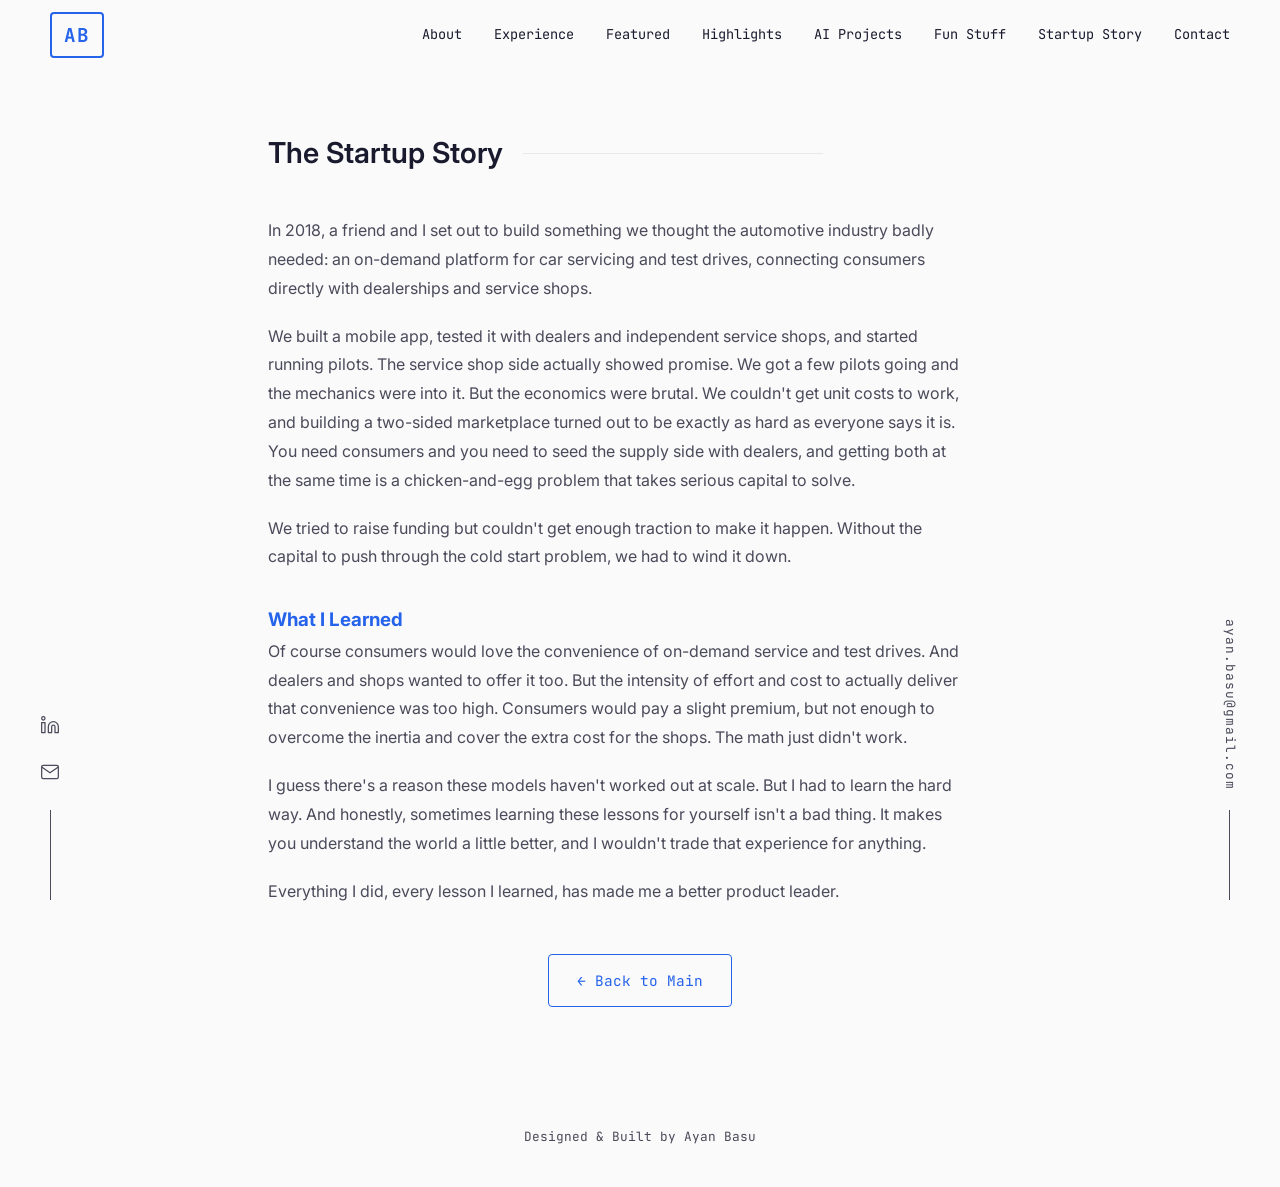
<file: startup.html>
<!DOCTYPE html>
<html lang="en">
<head>
  <meta charset="UTF-8">
  <meta name="viewport" content="width=device-width, initial-scale=1.0">
  <title>Startup Story | Ayan Basu</title>
  <link rel="preconnect" href="https://fonts.googleapis.com">
  <link rel="preconnect" href="https://fonts.gstatic.com" crossorigin>
  <link href="https://fonts.googleapis.com/css2?family=Inter:wght@300;400;500;600;700&family=JetBrains+Mono:wght@400;500&display=swap" rel="stylesheet">
  <link rel="stylesheet" href="styles.css">
</head>
<body>

  <!-- Navigation -->
  <nav class="nav" id="nav">
    <a href="index.html" class="nav-logo">AB</a>
    <div class="nav-links">
      <a href="index.html#about">About</a>
      <a href="experience.html">Experience</a>
      <a href="index.html#featured">Featured</a>
      <a href="index.html#highlights">Highlights</a>

      <a href="ai-projects.html">AI Projects</a>
      <a href="cars.html">Fun Stuff</a>
      <a href="startup.html">Startup Story</a>
      <a href="index.html#contact">Contact</a>
    </div>
    <button class="nav-toggle" id="nav-toggle" aria-label="Toggle menu">
      <span></span>
      <span></span>
    </button>
  </nav>

  <!-- Mobile Menu -->
  <div class="mobile-menu" id="mobile-menu">
    <a href="index.html#about">About</a>
    <a href="experience.html">Experience</a>
    <a href="index.html#featured">Featured</a>
    <a href="index.html#highlights">Highlights</a>
    <a href="ai-projects.html">AI Projects</a>
    <a href="cars.html">Fun Stuff</a>
    <a href="startup.html">Startup Story</a>
    <a href="index.html#contact">Contact</a>
  </div>

  <!-- Startup Story -->
  <section class="section" id="startup-story" style="padding-top: calc(var(--nav-height) + 60px);">
    <h2 class="section-heading">The Startup Story</h2>
    <div class="startup-content" style="max-width: 700px; line-height: 1.8;">

      <p>
        In 2018, a friend and I set out to build something we thought the automotive industry badly needed:
        an on-demand platform for car servicing and test drives, connecting consumers directly with dealerships
        and service shops.
      </p>

      <p>
        We built a mobile app, tested it with dealers and independent service shops, and started running pilots.
        The service shop side actually showed promise. We got a few pilots going and the mechanics were into it.
        But the economics were brutal. We couldn't get unit costs to work, and building a two-sided marketplace
        turned out to be exactly as hard as everyone says it is. You need consumers and you need to seed the
        supply side with dealers, and getting both at the same time is a chicken-and-egg problem that takes
        serious capital to solve.
      </p>

      <p>
        We tried to raise funding but couldn't get enough traction to make it happen. Without the capital
        to push through the cold start problem, we had to wind it down.
      </p>

      <h3 style="color: var(--accent); margin-top: 2rem;">What I Learned</h3>

      <p>
        Of course consumers would love the convenience of on-demand service and test drives. And dealers
        and shops wanted to offer it too. But the intensity of effort and cost to actually deliver that
        convenience was too high. Consumers would pay a slight premium, but not enough to overcome the
        inertia and cover the extra cost for the shops. The math just didn't work.
      </p>

      <p>
        I guess there's a reason these models haven't worked out at scale. But I had to learn the hard way.
        And honestly, sometimes learning these lessons for yourself isn't a bad thing. It makes you understand
        the world a little better, and I wouldn't trade that experience for anything.
      </p>

      <p>
        Everything I did, every lesson I learned, has made me a better product leader.
      </p>

    </div>
    <div style="text-align: center; margin-top: 3rem;">
      <a href="index.html" class="btn">&larr; Back to Main</a>
    </div>
  </section>

  <!-- Footer -->
  <footer class="footer">
    <div class="footer-socials">
      <a href="https://linkedin.com/in/ayanbasu" aria-label="LinkedIn" target="_blank" rel="noopener noreferrer">
        <svg xmlns="http://www.w3.org/2000/svg" width="20" height="20" viewBox="0 0 24 24" fill="none" stroke="currentColor" stroke-width="1.5" stroke-linecap="round" stroke-linejoin="round"><path d="M16 8a6 6 0 0 1 6 6v7h-4v-7a2 2 0 0 0-2-2 2 2 0 0 0-2 2v7h-4v-7a6 6 0 0 1 6-6z"></path><rect x="2" y="9" width="4" height="12"></rect><circle cx="4" cy="4" r="2"></circle></svg>
      </a>
      <a href="mailto:ayan.basu@gmail.com" aria-label="Email">
        <svg xmlns="http://www.w3.org/2000/svg" width="20" height="20" viewBox="0 0 24 24" fill="none" stroke="currentColor" stroke-width="1.5" stroke-linecap="round" stroke-linejoin="round"><path d="M4 4h16c1.1 0 2 .9 2 2v12c0 1.1-.9 2-2 2H4c-1.1 0-2-.9-2-2V6c0-1.1.9-2 2-2z"></path><polyline points="22,6 12,13 2,6"></polyline></svg>
      </a>
    </div>
    <p class="footer-credit">Designed & Built by Ayan Basu</p>
  </footer>

  <!-- Side Elements -->
  <div class="side-email">
    <a href="mailto:ayan.basu@gmail.com">ayan.basu@gmail.com</a>
  </div>

  <div class="side-social">
    <a href="https://linkedin.com/in/ayanbasu" aria-label="LinkedIn" target="_blank" rel="noopener noreferrer">
      <svg xmlns="http://www.w3.org/2000/svg" width="20" height="20" viewBox="0 0 24 24" fill="none" stroke="currentColor" stroke-width="1.5" stroke-linecap="round" stroke-linejoin="round"><path d="M16 8a6 6 0 0 1 6 6v7h-4v-7a2 2 0 0 0-2-2 2 2 0 0 0-2 2v7h-4v-7a6 6 0 0 1 6-6z"></path><rect x="2" y="9" width="4" height="12"></rect><circle cx="4" cy="4" r="2"></circle></svg>
    </a>
    <a href="mailto:ayan.basu@gmail.com" aria-label="Email">
      <svg xmlns="http://www.w3.org/2000/svg" width="20" height="20" viewBox="0 0 24 24" fill="none" stroke="currentColor" stroke-width="1.5" stroke-linecap="round" stroke-linejoin="round"><path d="M4 4h16c1.1 0 2 .9 2 2v12c0 1.1-.9 2-2 2H4c-1.1 0-2-.9-2-2V6c0-1.1.9-2 2-2z"></path><polyline points="22,6 12,13 2,6"></polyline></svg>
    </a>
  </div>

  <script src="script.js"></script>
</body>
</html>
</file>
<file: styles.css>
/* ===================== */
/*   Custom Properties   */
/* ===================== */
:root {
  --bg: #fafafa;
  --bg-light: #f0f0f0;
  --bg-lighter: #e8e8e8;
  --text: #1a1a2e;
  --text-dim: #4a4a5a;
  --accent: #2563eb;
  --white: #1a1a2e;
  --font-sans: 'Inter', -apple-system, BlinkMacSystemFont, 'Segoe UI', sans-serif;
  --font-mono: 'JetBrains Mono', 'SF Mono', 'Fira Code', monospace;
  --transition: all 0.25s cubic-bezier(0.645, 0.045, 0.355, 1);
  --nav-height: 70px;
}

/* ===================== */
/*        Reset          */
/* ===================== */
*, *::before, *::after {
  margin: 0;
  padding: 0;
  box-sizing: border-box;
}

html {
  scroll-behavior: smooth;
  scroll-padding-top: var(--nav-height);
}

body {
  font-family: var(--font-sans);
  background-color: var(--bg);
  color: var(--text-dim);
  line-height: 1.6;
  -webkit-font-smoothing: antialiased;
  overflow-x: hidden;
}

a {
  text-decoration: none;
  color: var(--accent);
  transition: var(--transition);
}

a:hover {
  color: var(--accent);
}

ul {
  list-style: none;
}

img {
  max-width: 100%;
  display: block;
}

/* ===================== */
/*      Navigation       */
/* ===================== */
.nav {
  position: fixed;
  top: 0;
  left: 0;
  right: 0;
  height: var(--nav-height);
  display: flex;
  align-items: center;
  justify-content: space-between;
  padding: 0 50px;
  background-color: rgba(250, 250, 250, 0.85);
  backdrop-filter: blur(10px);
  z-index: 100;
  transition: var(--transition);
}

.nav.scrolled {
  box-shadow: 0 10px 30px -10px rgba(0, 0, 0, 0.1);
}

.nav-logo {
  font-family: var(--font-mono);
  font-size: 1.2rem;
  font-weight: 700;
  color: var(--accent);
  border: 2px solid var(--accent);
  padding: 6px 12px;
  border-radius: 4px;
  letter-spacing: 1px;
}

.nav-logo:hover {
  background-color: rgba(91, 143, 185, 0.1);
}

.nav-links {
  display: flex;
  gap: 32px;
  align-items: center;
}

.nav-links a {
  font-family: var(--font-mono);
  font-size: 0.85rem;
  color: var(--text);
  position: relative;
}

.nav-links a:hover {
  color: var(--accent);
}

.nav-toggle {
  display: none;
  flex-direction: column;
  gap: 6px;
  background: none;
  border: none;
  cursor: pointer;
  padding: 4px;
  z-index: 110;
}

.nav-toggle span {
  display: block;
  width: 28px;
  height: 2px;
  background-color: var(--accent);
  transition: var(--transition);
}

.nav-toggle.active span:first-child {
  transform: rotate(45deg) translate(3px, 3px);
}

.nav-toggle.active span:last-child {
  transform: rotate(-45deg) translate(3px, -3px);
}

/* Mobile Menu */
.mobile-menu {
  position: fixed;
  top: 0;
  right: -100%;
  width: min(75vw, 400px);
  height: 100vh;
  background-color: var(--bg-light);
  display: flex;
  flex-direction: column;
  align-items: center;
  justify-content: center;
  gap: 28px;
  z-index: 105;
  transition: right 0.3s ease;
}

.mobile-menu.open {
  right: 0;
}

.mobile-menu a {
  font-family: var(--font-mono);
  font-size: 1.1rem;
  color: var(--text);
}

.mobile-menu a:hover {
  color: var(--accent);
}

/* ===================== */
/*         Hero          */
/* ===================== */
.hero {
  min-height: 100vh;
  display: flex;
  align-items: center;
  padding: 0 clamp(25px, 10vw, 150px);
}

.hero-content {
  max-width: 1000px;
}

.hero-greeting {
  font-family: var(--font-mono);
  color: var(--accent);
  font-size: clamp(0.9rem, 1.5vw, 1rem);
  margin-bottom: 20px;
  opacity: 0;
  transform: translateY(20px);
  animation: fadeUp 0.5s ease forwards 0.2s;
}

.hero-name {
  font-size: clamp(2.5rem, 7vw, 5rem);
  color: var(--white);
  font-weight: 700;
  line-height: 1.1;
  margin-bottom: 10px;
  opacity: 0;
  transform: translateY(20px);
  animation: fadeUp 0.5s ease forwards 0.35s;
}

.hero-tagline {
  font-size: clamp(2rem, 5.5vw, 4rem);
  color: var(--text-dim);
  font-weight: 600;
  line-height: 1.1;
  margin-bottom: 24px;
  opacity: 0;
  transform: translateY(20px);
  animation: fadeUp 0.5s ease forwards 0.5s;
}

.hero-location {
  font-family: var(--font-mono);
  font-size: 1rem;
  color: var(--text-dim);
  margin-top: 1rem;
  margin-bottom: 2rem;
}

.hero-description {
  max-width: 540px;
  font-size: 1.1rem;
  margin-bottom: 40px;
  opacity: 0;
  transform: translateY(20px);
  animation: fadeUp 0.5s ease forwards 0.65s;
}

@keyframes fadeUp {
  to {
    opacity: 1;
    transform: translateY(0);
  }
}

/* ===================== */
/*        Button         */
/* ===================== */
.btn {
  display: inline-block;
  font-family: var(--font-mono);
  font-size: 0.9rem;
  color: var(--accent);
  border: 1px solid var(--accent);
  padding: 14px 28px;
  border-radius: 4px;
  transition: var(--transition);
  opacity: 0;
  transform: translateY(20px);
  animation: fadeUp 0.5s ease forwards 0.8s;
}

.btn:hover {
  background-color: rgba(91, 143, 185, 0.1);
}

.btn-large {
  padding: 18px 40px;
  font-size: 1rem;
  opacity: 1;
  transform: none;
  animation: none;
}

/* ===================== */
/*       Sections        */
/* ===================== */
.section {
  max-width: 1000px;
  margin: 0 auto;
  padding: 100px clamp(25px, 10vw, 150px);
}

.section-heading {
  display: flex;
  align-items: center;
  font-size: clamp(1.5rem, 3vw, 1.8rem);
  color: var(--white);
  font-weight: 600;
  margin-bottom: 40px;
  white-space: nowrap;
}

.section-heading::after {
  content: '';
  display: block;
  width: 300px;
  height: 1px;
  background-color: var(--bg-lighter);
  margin-left: 20px;
}

.section-number {
  font-family: var(--font-mono);
  font-size: clamp(1rem, 2vw, 1.2rem);
  color: var(--accent);
  font-weight: 400;
  margin-right: 10px;
}

/* ===================== */
/*        About          */
/* ===================== */
.about-grid {
  display: grid;
  grid-template-columns: 3fr 2fr;
  gap: 50px;
  align-items: start;
}

.about-text p {
  margin-bottom: 16px;
  font-size: 1rem;
}

.hook-em {
  font-family: var(--font-mono);
  font-size: 1.1rem;
  color: #BF5700;
  margin-top: 0.5rem;
  margin-bottom: 1.5rem;
}

.skills-list {
  display: grid;
  grid-template-columns: repeat(2, 1fr);
  gap: 8px 16px;
  margin-top: 20px;
}

.skills-list li {
  font-family: var(--font-mono);
  font-size: 0.85rem;
  color: var(--text-dim);
  position: relative;
  padding-left: 20px;
}

.skills-list li::before {
  content: '\25B8';
  color: var(--accent);
  position: absolute;
  left: 0;
  font-size: 0.85rem;
}

.photo-wrapper {
  position: relative;
  width: 100%;
  max-width: 280px;
  margin: 0 auto;
}

.photo-wrapper::after {
  content: '';
  position: absolute;
  top: 10px;
  left: 10px;
  width: 100%;
  height: 100%;
  border: 2px solid var(--accent);
  border-radius: 50%;
  z-index: -1;
  transition: var(--transition);
}

.photo-wrapper:hover::after {
  top: 6px;
  left: 6px;
}

.photo-img {
  width: 100%;
  aspect-ratio: 1;
  border-radius: 50%;
  object-fit: cover;
  transition: var(--transition);
}

.photo-img:hover {
  filter: none;
}

/* ===================== */
/*      Experience       */
/* ===================== */
.timeline {
  position: relative;
  padding-left: 30px;
}

.timeline::before {
  content: '';
  position: absolute;
  left: 7px;
  top: 0;
  bottom: 0;
  width: 2px;
  background-color: var(--bg-lighter);
}

.timeline-item {
  position: relative;
  margin-bottom: 40px;
}

.timeline-item:last-child {
  margin-bottom: 0;
}

.timeline-marker {
  position: absolute;
  left: -26px;
  top: 6px;
  width: 16px;
  height: 16px;
  border-radius: 50%;
  border: 2px solid var(--accent);
  background-color: var(--bg);
  z-index: 1;
}

.timeline-content {
  background-color: var(--bg-light);
  padding: 28px;
  border-radius: 8px;
  transition: var(--transition);
}

.timeline-content:hover {
  transform: translateY(-4px);
  box-shadow: 0 10px 30px -15px rgba(0, 0, 0, 0.1);
}

.timeline-header {
  display: flex;
  justify-content: space-between;
  align-items: baseline;
  flex-wrap: wrap;
  gap: 8px;
  margin-bottom: 16px;
}

.timeline-header h3 {
  font-size: 1.15rem;
  color: var(--white);
  font-weight: 600;
}

.timeline-date {
  font-family: var(--font-mono);
  font-size: 0.8rem;
  color: var(--text-dim);
}

.timeline-content ul {
  padding-left: 20px;
}

.timeline-content li {
  position: relative;
  padding-left: 10px;
  margin-bottom: 8px;
  font-size: 0.95rem;
}

.timeline-content li::before {
  content: '\25B8';
  color: var(--accent);
  position: absolute;
  left: -12px;
}

.accent {
  color: var(--accent);
}

/* ===================== */
/*       Featured        */
/* ===================== */
/* Spotlight Card */
.featured-spotlight {
  display: block;
  background: linear-gradient(135deg, var(--bg-light) 0%, var(--bg-lighter) 100%);
  border: 2px solid var(--accent);
  border-radius: 12px;
  padding: 40px 36px;
  margin-bottom: 24px;
  text-decoration: none;
  color: var(--text-dim);
  transition: var(--transition);
  cursor: pointer;
}

.featured-spotlight:hover {
  transform: translateY(-4px);
  box-shadow: 0 20px 40px -15px rgba(37, 99, 235, 0.15);
  color: var(--text-dim);
}

.featured-spotlight-badge {
  display: inline-flex;
  align-items: center;
  gap: 6px;
  font-family: var(--font-mono);
  font-size: 0.8rem;
  font-weight: 500;
  color: var(--accent);
  margin-bottom: 16px;
  padding: 4px 12px;
  background: rgba(37, 99, 235, 0.08);
  border-radius: 20px;
}

.featured-spotlight-title {
  font-size: 1.6rem;
  font-weight: 700;
  color: var(--white);
  margin-bottom: 12px;
  transition: var(--transition);
}

.featured-spotlight:hover .featured-spotlight-title {
  color: var(--accent);
}

.featured-spotlight-desc {
  font-size: 1rem;
  line-height: 1.7;
  margin-bottom: 20px;
  max-width: 720px;
}

.featured-spotlight-stats {
  display: flex;
  gap: 24px;
  margin-bottom: 20px;
  flex-wrap: wrap;
}

.featured-spotlight-stats span {
  font-family: var(--font-mono);
  font-size: 0.85rem;
  font-weight: 500;
  color: var(--accent);
  padding: 4px 12px;
  background: rgba(37, 99, 235, 0.06);
  border-radius: 6px;
}

.featured-spotlight .featured-link span {
  display: inline-block;
  transition: var(--transition);
}

.featured-spotlight:hover .featured-link span {
  transform: translateX(6px);
}

.featured-grid {
  display: grid;
  grid-template-columns: repeat(3, 1fr);
  gap: 20px;
}

.featured-card {
  background-color: var(--bg-light);
  padding: 32px 28px;
  border-radius: 8px;
  display: flex;
  flex-direction: column;
  transition: var(--transition);
  cursor: pointer;
  text-decoration: none;
  color: var(--text-dim);
}

.featured-card:hover {
  transform: translateY(-8px);
  box-shadow: 0 20px 30px -15px rgba(0, 0, 0, 0.1);
}

.featured-source {
  display: flex;
  align-items: center;
  gap: 8px;
  margin-bottom: 20px;
  color: var(--accent);
}

.featured-source span {
  font-family: var(--font-mono);
  font-size: 0.8rem;
  color: var(--accent);
}

.featured-title {
  font-size: 1.2rem;
  color: var(--white);
  font-weight: 600;
  margin-bottom: 12px;
  transition: var(--transition);
  line-height: 1.3;
}

.featured-card:hover .featured-title {
  color: var(--accent);
}

.featured-description {
  font-size: 0.95rem;
  flex-grow: 1;
  margin-bottom: 20px;
  line-height: 1.6;
}

.featured-link {
  font-family: var(--font-mono);
  font-size: 0.85rem;
  color: var(--accent);
  transition: var(--transition);
}

.featured-link span {
  display: inline-block;
  transition: var(--transition);
}

.featured-card:hover .featured-link span {
  transform: translateX(4px);
}

/* ===================== */
/*       Projects        */
/* ===================== */
.projects-grid {
  display: grid;
  grid-template-columns: repeat(auto-fill, minmax(280px, 1fr));
  gap: 20px;
}

.project-card {
  background-color: var(--bg-light);
  padding: 32px 28px;
  border-radius: 8px;
  display: flex;
  flex-direction: column;
  transition: var(--transition);
  cursor: default;
}

.project-card:hover {
  transform: translateY(-8px);
  box-shadow: 0 20px 30px -15px rgba(0, 0, 0, 0.1);
}

.project-top {
  display: flex;
  justify-content: space-between;
  align-items: center;
  margin-bottom: 28px;
}

.project-icon {
  width: 40px;
  height: 40px;
  color: var(--accent);
}

.project-links {
  display: flex;
  gap: 14px;
}

.project-links a {
  color: var(--text-dim);
}

.project-links a:hover {
  color: var(--accent);
}

.project-links svg {
  width: 20px;
  height: 20px;
}

.project-title {
  font-size: 1.25rem;
  color: var(--white);
  font-weight: 600;
  margin-bottom: 12px;
  transition: var(--transition);
}

.project-card:hover .project-title {
  color: var(--accent);
}

.project-description {
  font-size: 0.95rem;
  flex-grow: 1;
  margin-bottom: 20px;
}

.project-tech {
  display: flex;
  flex-wrap: wrap;
  gap: 12px;
}

.project-tech li {
  font-family: var(--font-mono);
  font-size: 0.75rem;
  color: var(--text-dim);
}

/* ===================== */
/*      Fun Stuff        */
/* ===================== */
.fun-stuff-intro {
  margin-bottom: 40px;
  font-size: 1rem;
}

.startup-content p {
  margin-bottom: 1.2rem;
}

.cars-grid {
  display: grid;
  grid-template-columns: repeat(auto-fill, minmax(280px, 1fr));
  gap: 20px;
}

.car-card {
  background-color: var(--bg-light);
  border-radius: 8px;
  overflow: hidden;
  transition: var(--transition);
  cursor: default;
}

.car-card:hover {
  transform: translateY(-8px);
  box-shadow: 0 20px 30px -15px rgba(0, 0, 0, 0.1);
}

.car-image {
  width: 100%;
  overflow: hidden;
  background-color: var(--bg-lighter);
}

.car-image img {
  width: 100%;
  height: auto;
  object-fit: contain;
  transition: var(--transition);
}

.car-card:hover .car-image img {
  transform: scale(1.05);
}

.car-info {
  padding: 24px;
}

.car-info h3 {
  font-size: 1.1rem;
  color: var(--white);
  font-weight: 600;
  margin-bottom: 8px;
  transition: var(--transition);
}

.car-card:hover .car-info h3 {
  color: var(--accent);
}

.car-info p {
  font-size: 0.9rem;
  color: var(--text-dim);
  line-height: 1.5;
}

/* ===================== */
/*       Contact         */
/* ===================== */
.section-contact {
  text-align: center;
  max-width: 600px;
  padding-top: 150px;
  padding-bottom: 150px;
}

.contact-heading {
  font-size: clamp(2rem, 5vw, 3.5rem);
  color: var(--white);
  font-weight: 700;
  margin-top: 10px;
  margin-bottom: 20px;
}

.contact-text {
  font-size: 1.05rem;
  margin-bottom: 40px;
}

.contact-form {
  display: flex;
  flex-direction: column;
  gap: 16px;
  max-width: 500px;
  margin: 0 auto;
  text-align: left;
}

.contact-form input,
.contact-form textarea {
  width: 100%;
  padding: 14px 18px;
  background-color: var(--bg-light);
  border: 1px solid var(--bg-lighter);
  border-radius: 4px;
  color: var(--text);
  font-family: var(--font-sans);
  font-size: 0.95rem;
  transition: var(--transition);
  outline: none;
}

.contact-form input:focus,
.contact-form textarea:focus {
  border-color: var(--accent);
}

.contact-form input::placeholder,
.contact-form textarea::placeholder {
  color: var(--text-dim);
  opacity: 0.6;
}

.contact-form textarea {
  resize: vertical;
  min-height: 120px;
}

.contact-form .btn {
  align-self: center;
  cursor: pointer;
  background: none;
  opacity: 1;
  transform: none;
  animation: none;
}

/* ===================== */
/*       Footer          */
/* ===================== */
.footer {
  text-align: center;
  padding: 20px 0 40px;
}

.footer-socials {
  display: none;
}

.footer-credit {
  font-family: var(--font-mono);
  font-size: 0.8rem;
  color: var(--text-dim);
}

.footer-credit:hover {
  color: var(--accent);
}

/* ===================== */
/*     AI Projects       */
/* ===================== */
.ai-project-preview {
  width: 100%;
  border-radius: 6px;
  overflow: hidden;
  margin-bottom: 16px;
  border: 1px solid var(--border);
}

.ai-project-preview img {
  width: 100%;
  height: auto;
  display: block;
}

.ai-projects-intro {
  max-width: 700px;
  line-height: 1.8;
  margin-bottom: 40px;
}

.ai-teaser {
  max-width: 700px;
  line-height: 1.8;
}

.ai-teaser p {
  margin-bottom: 0;
}

.ai-projects-grid {
  display: grid;
  grid-template-columns: repeat(auto-fill, minmax(350px, 1fr));
  gap: 24px;
}

.ai-project-card {
  background-color: var(--bg-light);
  border-radius: 8px;
  padding: 32px;
  transition: var(--transition);
  text-decoration: none;
  color: inherit;
  display: block;
  position: relative;
}

.ai-project-card:hover {
  transform: translateY(-5px);
  box-shadow: 0 10px 30px -10px rgba(0, 0, 0, 0.15);
}

.ai-project-badge {
  display: inline-block;
  font-family: var(--font-mono);
  font-size: 0.75rem;
  color: var(--accent);
  border: 1px solid var(--accent);
  padding: 2px 10px;
  border-radius: 12px;
  margin-bottom: 16px;
}

.ai-project-title {
  font-size: 1.3rem;
  margin-bottom: 12px;
  color: var(--heading);
}

.ai-project-desc {
  font-size: 0.95rem;
  line-height: 1.7;
  color: var(--text);
  margin-bottom: 20px;
}

.ai-project-stats {
  display: flex;
  gap: 16px;
  flex-wrap: wrap;
  font-family: var(--font-mono);
  font-size: 0.8rem;
  color: var(--accent);
  margin-bottom: 16px;
}

/* ===================== */
/*     Side Elements     */
/* ===================== */
.side-email {
  position: fixed;
  bottom: 0;
  right: 40px;
  display: flex;
  flex-direction: column;
  align-items: center;
  gap: 20px;
}

.side-email::after {
  content: '';
  display: block;
  width: 1px;
  height: 90px;
  background-color: var(--text-dim);
}

.side-email a {
  writing-mode: vertical-rl;
  font-family: var(--font-mono);
  font-size: 0.8rem;
  color: var(--text-dim);
  letter-spacing: 1px;
}

.side-email a:hover {
  color: var(--accent);
  transform: translateY(-3px);
}

/* ===================== */
/*      Community        */
/* ===================== */
.community-grid {
  display: grid;
  grid-template-columns: 1fr 1fr;
  gap: 50px;
}

.community-subheading {
  font-size: 1.2rem;
  color: var(--white);
  font-weight: 600;
  margin-bottom: 20px;
  padding-bottom: 10px;
  border-bottom: 1px solid var(--bg-lighter);
}

.community-item {
  margin-bottom: 16px;
}

.community-item h4 {
  font-size: 1rem;
  color: var(--text);
  font-weight: 500;
}

.community-item p {
  font-size: 0.9rem;
  color: var(--text-dim);
  margin-top: 2px;
}

.dim {
  color: var(--text-dim);
  font-weight: 400;
  font-size: 0.85rem;
}

/* ===================== */
/*     Side Social       */
/* ===================== */
.side-social {
  position: fixed;
  bottom: 0;
  left: 40px;
  display: flex;
  flex-direction: column;
  align-items: center;
  gap: 20px;
}

.side-social::after {
  content: '';
  display: block;
  width: 1px;
  height: 90px;
  background-color: var(--text-dim);
}

.side-social a {
  color: var(--text-dim);
  transition: var(--transition);
}

.side-social a:hover {
  color: var(--accent);
  transform: translateY(-3px);
}

/* ===================== */
/*    Scroll Animations  */
/* ===================== */
.reveal {
  opacity: 0;
  transform: translateY(30px);
  transition: opacity 0.6s ease, transform 0.6s ease;
}

.reveal.visible {
  opacity: 1;
  transform: translateY(0);
}

/* ===================== */
/*     Responsive        */
/* ===================== */
@media (max-width: 768px) {
  .nav {
    padding: 0 25px;
  }

  .nav-links {
    display: none;
  }

  .nav-toggle {
    display: flex;
  }

  .about-grid {
    grid-template-columns: 1fr;
  }

  .about-photo {
    order: -1;
  }

  .photo-wrapper {
    max-width: 200px;
  }

  .side-email,
  .side-social {
    display: none;
  }

  .featured-spotlight {
    padding: 28px 24px;
  }

  .featured-spotlight-title {
    font-size: 1.3rem;
  }

  .featured-spotlight-stats {
    gap: 12px;
  }

  .featured-grid {
    grid-template-columns: 1fr;
  }

  .community-grid {
    grid-template-columns: 1fr;
    gap: 30px;
  }

  .footer-socials {
    display: flex;
    justify-content: center;
    gap: 24px;
    margin-bottom: 16px;
  }

  .footer-socials a {
    color: var(--text-dim);
  }

  .footer-socials a:hover {
    color: var(--accent);
  }

  .section {
    padding: 80px 25px;
  }

  .section-contact {
    padding-top: 100px;
    padding-bottom: 100px;
  }

  .timeline-header {
    flex-direction: column;
  }

  .section-heading::after {
    width: 100%;
  }
}

@media (max-width: 480px) {
  .projects-grid {
    grid-template-columns: 1fr;
  }

  .hero {
    padding: 0 25px;
  }
}
</file>
